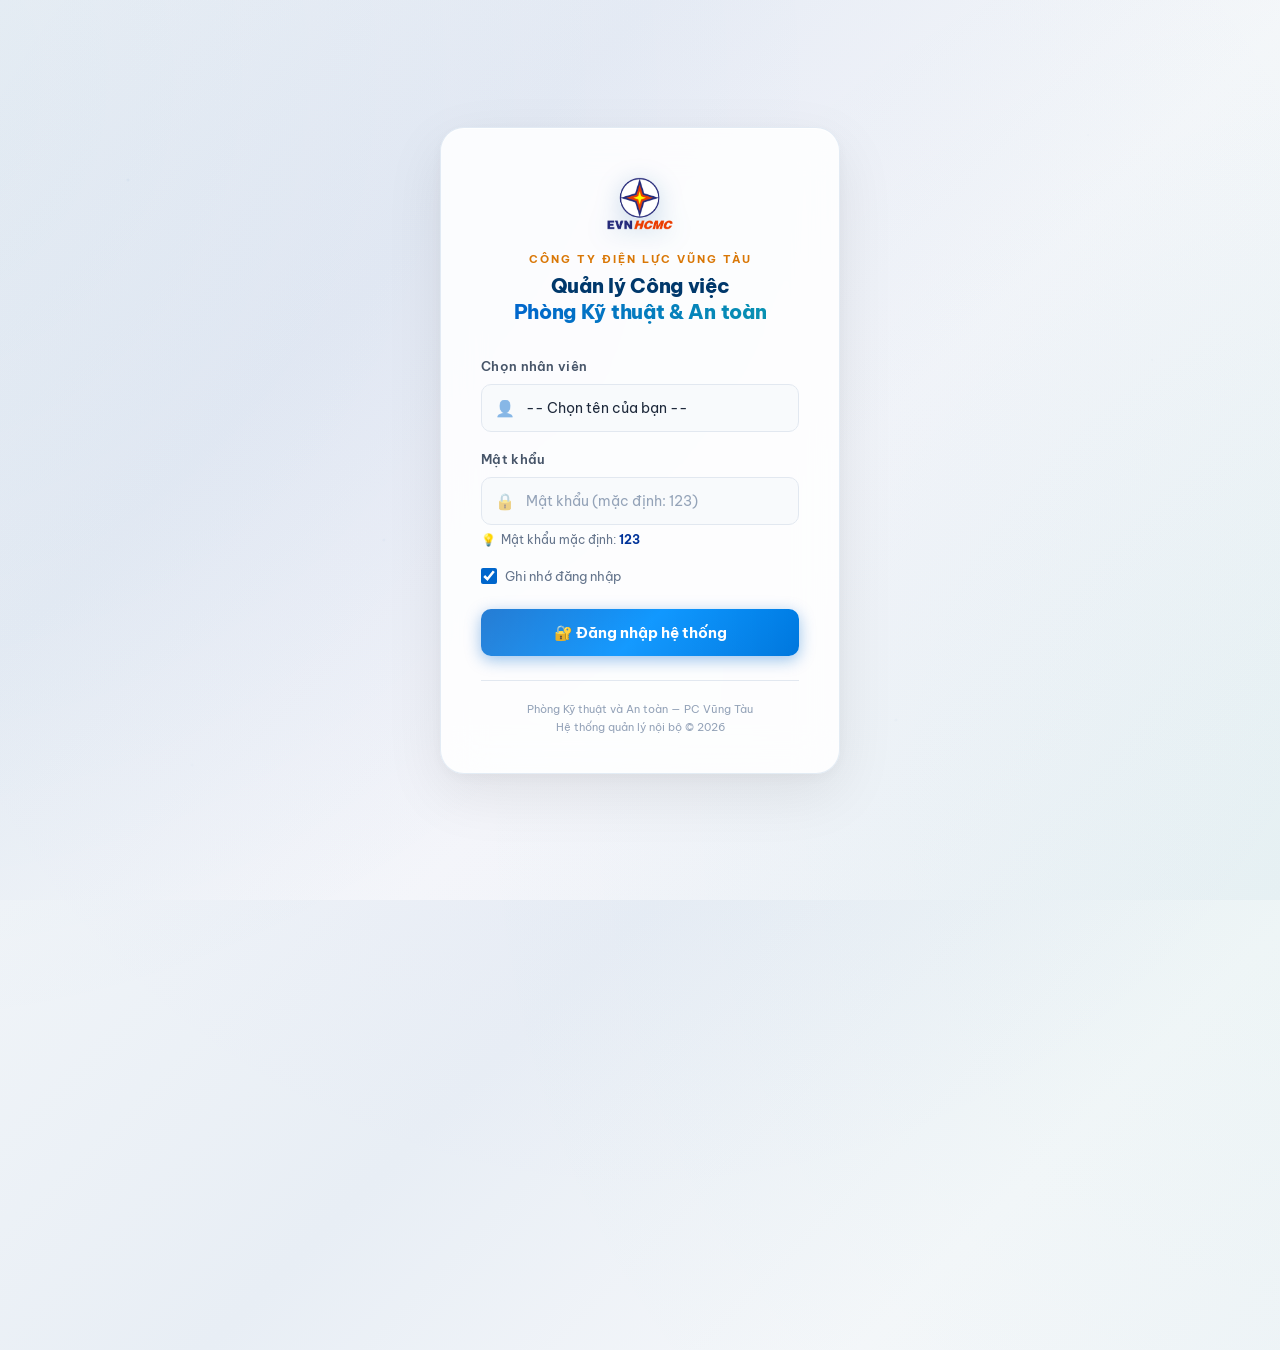
<file: index.html>
<!DOCTYPE html>
<html lang="vi">
<head>
  <meta charset="UTF-8">
  <meta name="viewport" content="width=device-width, initial-scale=1.0">
  <title>Đăng nhập - Quản lý Công việc Phòng KTAT | PC Vũng Tàu</title>
  <meta name="description" content="Hệ thống quản lý và phân công công việc Phòng Kỹ thuật và An toàn - Công ty Điện lực Vũng Tàu (EVNHCMC)">

  <link rel="icon" type="image/png" href="logo.png">
  <link rel="apple-touch-icon" href="logo.png">

  <!-- Google Fonts -->
  <link rel="preconnect" href="https://fonts.googleapis.com">
  <link rel="preconnect" href="https://fonts.gstatic.com" crossorigin>
  <link href="https://fonts.googleapis.com/css2?family=Be+Vietnam+Pro:wght@400;500;600;700;800&display=swap" rel="stylesheet">

  <link rel="stylesheet" href="style.css">
</head>
<body class="login-page login-page-light">

  <div class="login-container">
    <div class="login-card">
      <!-- Brand -->
      <div class="login-brand">
        <img src="logo.png" alt="EVNHCMC" class="login-brand-logo-img">
        <div class="login-brand-subtitle">Công ty Điện lực Vũng Tàu</div>
        <h1 class="login-brand-title">
          Quản lý Công việc<br>
          <span>Phòng Kỹ thuật & An toàn</span>
        </h1>
      </div>


      <!-- Login Form -->
      <form id="loginForm" autocomplete="off">
        <div id="loginError" class="login-error">
          ⚠️ Tên đăng nhập hoặc mật khẩu không đúng!
        </div>

        <div class="login-form-group">
          <label class="login-label" for="loginUsername">Chọn nhân viên</label>
          <div class="login-input-wrap">
            <select id="loginUsername" class="login-input login-select" required>
              <option value="" disabled selected>-- Chọn tên của bạn --</option>
            </select>
            <span class="login-input-icon">👤</span>
          </div>
        </div>

        <div class="login-form-group">
          <label class="login-label" for="loginPassword">Mật khẩu</label>
          <div class="login-input-wrap">
            <input type="password" id="loginPassword" class="login-input" placeholder="Mật khẩu (mặc định: 123)" required>
            <span class="login-input-icon">🔒</span>
          </div>
          <div style="font-size: 12px; color: #64748b; margin-top: 6px; display: flex; align-items: center; gap: 5px; white-space: nowrap;">
            <span>💡</span><span>Mật khẩu mặc định: <strong style="color: #003399; font-weight: 700;">123</strong></span>
          </div>
        </div>

        <label class="login-remember">
          <input type="checkbox" id="loginRemember" checked>
          <span>Ghi nhớ đăng nhập</span>
        </label>

        <button type="submit" class="login-btn" id="loginBtn">
          🔐 Đăng nhập hệ thống
        </button>
      </form>

      <!-- Footer -->
      <div class="login-footer">
        <p class="login-footer-text">
          Phòng Kỹ thuật và An toàn — PC Vũng Tàu<br>
          Hệ thống quản lý nội bộ © 2026
        </p>
      </div>
    </div>
  </div>

  <script src="app_data.js"></script>
  <script>
    (function() {
      'use strict';

      const SESSION_KEY = 'KTAT_USER_SESSION';

      // Check existing session
      const saved = sessionStorage.getItem(SESSION_KEY) || localStorage.getItem(SESSION_KEY);
      if (saved) {
        try {
          const session = JSON.parse(saved);
          if (session && session.empId) {
            window.location.href = 'dashboard.html';
            return;
          }
        } catch(e) {}
      }

      // Background pull latest passwords from Google Sheet
      const CLOUD_URL = 'https://script.google.com/macros/s/AKfycbwBk3G9iV75PzxgWYEz5mZyFVqbWFwqUjdTSYOOtEN8x4SazmeR7EJCZmxPdmSETs-Y4w/exec';
      try {
        fetch(`${CLOUD_URL}?_t=${Date.now()}`)
          .then(r => r.json())
          .then(res => {
            if (res && res.customPasswords && typeof res.customPasswords === 'object') {
              const localPw = JSON.parse(localStorage.getItem('KTAT_CUSTOM_PASSWORDS') || '{}');
              const merged = Object.assign({}, localPw, res.customPasswords);
              localStorage.setItem('KTAT_CUSTOM_PASSWORDS', JSON.stringify(merged));
            }
          }).catch(() => {});
      } catch(e) {}

      // Populate employee dropdown grouped by team
      const selectEl = document.getElementById('loginUsername');
      const accounts = window.KTAT_AUTH_DATA ? window.KTAT_AUTH_DATA.accounts : [];
      const employees = window.INITIAL_APP_DATA ? window.INITIAL_APP_DATA.employees : [];

      const teams = [
        { id: 'BLĐ', label: '🏢 Ban Lãnh đạo Phòng' },
        { id: 'TKT', label: '⚡ Tổ Kỹ thuật' },
        { id: 'TCNTT', label: '💻 Tổ Công nghệ thông tin' }
      ];

      teams.forEach(team => {
        const teamEmps = employees.filter(e => e.team === team.id);
        if (teamEmps.length === 0) return;
        const optgroup = document.createElement('optgroup');
        optgroup.label = team.label;
        teamEmps.forEach(emp => {
          const account = accounts.find(a => a.empId === emp.id);
          if (!account) return;
          const opt = document.createElement('option');
          opt.value = account.username;
          const tag = emp.is_reinforced ? ' (Tăng cường Đội VHLĐ)' : '';
          opt.textContent = `${emp.name} — ${emp.position}${tag}`;
          optgroup.appendChild(opt);
        });
        selectEl.appendChild(optgroup);
      });

      const form = document.getElementById('loginForm');
      const errorBox = document.getElementById('loginError');
      const passwordInput = document.getElementById('loginPassword');
      const rememberCheck = document.getElementById('loginRemember');

      form.addEventListener('submit', function(e) {
        e.preventDefault();
        errorBox.style.display = 'none';

        const username = selectEl.value;
        const password = passwordInput.value.trim();

        if (!username) {
          errorBox.textContent = '⚠️ Vui lòng chọn tên của bạn!';
          errorBox.style.display = 'block';
          return;
        }

        if (!password) {
          errorBox.textContent = '⚠️ Vui lòng nhập mật khẩu!';
          errorBox.style.display = 'block';
          passwordInput.focus();
          return;
        }

        // Check custom passwords first (from password changes)
        let customPasswords = {};
        try { customPasswords = JSON.parse(localStorage.getItem('KTAT_CUSTOM_PASSWORDS') || '{}'); } catch(e) {}

        // Find account by username
        const accountByName = accounts.find(a => a.username === username);
        if (!accountByName) {
          errorBox.textContent = '⚠️ Tài khoản không tồn tại!';
          errorBox.style.display = 'block';
          return;
        }

        // Check password: custom first, then default
        const validPassword = customPasswords[accountByName.empId] || accountByName.password;
        if (password !== validPassword) {
          errorBox.textContent = '⚠️ Mật khẩu không đúng!';
          errorBox.style.display = 'block';
          passwordInput.focus();
          return;
        }

        const account = accountByName;

        // Save session
        const session = {
          empId: account.empId,
          role: account.role,
          username: account.username,
          loginAt: new Date().toISOString()
        };

        sessionStorage.setItem(SESSION_KEY, JSON.stringify(session));
        if (rememberCheck.checked) {
          localStorage.setItem(SESSION_KEY, JSON.stringify(session));
        }

        // Navigate to dashboard
        window.location.href = 'dashboard.html';
      });
    })();
  </script>
</body>
</html>
</file>
<file: style.css>
/* ==========================================================================
   PHÒNG KỸ THUẬT VÀ AN TOÀN - PC VŨNG TÀU
   HỆ THỐNG QUẢN LÝ & PHÂN CÔNG CÔNG VIỆC - STYLESHEET
   ========================================================================== */

:root {
  --primary: #00529b;
  --primary-dark: #00386b;
  --primary-light: #e6f0fa;
  --accent: #0080ff;
  --success: #10b981;
  --success-bg: #ecfdf5;
  --warning: #f59e0b;
  --warning-bg: #fffbeb;
  --danger: #ef4444;
  --danger-bg: #fef2f2;
  --purple: #8b5cf6;
  --purple-bg: #f5f3ff;

  --bg-main: #f4f6f9;
  --bg-card: #ffffff;
  --border-color: #e2e8f0;
  --text-main: #1e293b;
  --text-muted: #64748b;
  --text-light: #94a3b8;

  --shadow-sm: 0 1px 2px 0 rgba(0, 0, 0, 0.05);
  --shadow-md: 0 4px 6px -1px rgba(0, 0, 0, 0.08), 0 2px 4px -1px rgba(0, 0, 0, 0.04);
  --shadow-lg: 0 10px 15px -3px rgba(0, 0, 0, 0.1), 0 4px 6px -2px rgba(0, 0, 0, 0.05);
  --shadow-hover: 0 12px 24px -4px rgba(0, 82, 155, 0.12), 0 4px 8px -2px rgba(0, 0, 0, 0.06);
  --shadow-xl: 0 20px 60px -15px rgba(0, 0, 0, 0.25);

  --radius-sm: 6px;
  --radius-md: 10px;
  --radius-lg: 16px;
  --radius-xl: 24px;
  --radius-full: 9999px;

  --transition: all 0.2s cubic-bezier(0.4, 0, 0.2, 1);
  --header-height: 114px;
}

* {
  box-sizing: border-box;
  margin: 0;
  padding: 0;
}

body {
  font-family: 'Be Vietnam Pro', -apple-system, BlinkMacSystemFont, "Segoe UI", Roboto, sans-serif;
  background-color: var(--bg-main);
  color: var(--text-main);
  line-height: 1.5;
  overflow-x: clip;
  min-height: 100vh;
}

/* ==========================================================================
   LOGIN PAGE
   ========================================================================== */
.login-page {
  min-height: 100vh;
  display: flex;
  align-items: center;
  justify-content: center;
  background: linear-gradient(135deg, #0a1628 0%, #0d2847 25%, #0e3a6e 50%, #0a2d5c 75%, #061a38 100%);
  position: relative;
  overflow: hidden;
}

.login-page::before {
  content: '';
  position: absolute;
  top: -50%;
  left: -50%;
  width: 200%;
  height: 200%;
  background:
    radial-gradient(circle at 20% 30%, rgba(0, 128, 255, 0.08) 0%, transparent 40%),
    radial-gradient(circle at 80% 70%, rgba(16, 185, 129, 0.06) 0%, transparent 40%),
    radial-gradient(circle at 50% 50%, rgba(139, 92, 246, 0.04) 0%, transparent 50%);
  animation: loginBgPulse 15s ease-in-out infinite;
}

@keyframes loginBgPulse {
  0%, 100% { transform: scale(1) rotate(0deg); }
  50% { transform: scale(1.05) rotate(2deg); }
}

/* Floating particles */
.login-page::after {
  content: '';
  position: absolute;
  inset: 0;
  background-image:
    radial-gradient(2px 2px at 10% 20%, rgba(255,255,255,0.15), transparent),
    radial-gradient(2px 2px at 30% 60%, rgba(255,255,255,0.1), transparent),
    radial-gradient(1px 1px at 50% 30%, rgba(255,255,255,0.12), transparent),
    radial-gradient(2px 2px at 70% 80%, rgba(255,255,255,0.08), transparent),
    radial-gradient(1px 1px at 90% 40%, rgba(255,255,255,0.15), transparent),
    radial-gradient(2px 2px at 15% 85%, rgba(255,255,255,0.06), transparent),
    radial-gradient(1px 1px at 85% 15%, rgba(255,255,255,0.1), transparent);
  animation: loginStars 20s linear infinite;
}

@keyframes loginStars {
  0% { transform: translateY(0); }
  100% { transform: translateY(-20px); }
}

.login-container {
  position: relative;
  z-index: 10;
  width: 100%;
  max-width: 440px;
  padding: 20px;
}

.login-card {
  background: rgba(255, 255, 255, 0.06);
  backdrop-filter: blur(24px);
  -webkit-backdrop-filter: blur(24px);
  border: 1px solid rgba(255, 255, 255, 0.12);
  border-radius: var(--radius-xl);
  padding: 44px 40px 36px;
  box-shadow: 0 32px 64px rgba(0, 0, 0, 0.4), inset 0 1px 0 rgba(255,255,255,0.1);
  animation: loginCardIn 0.6s cubic-bezier(0.16, 1, 0.3, 1) both;
}

@keyframes loginCardIn {
  from { opacity: 0; transform: translateY(30px) scale(0.96); }
  to { opacity: 1; transform: translateY(0) scale(1); }
}

.login-brand {
  text-align: center;
  margin-bottom: 32px;
}

.login-brand-logo {
  width: 72px;
  height: 72px;
  margin: 0 auto 16px;
  background: linear-gradient(135deg, #0066cc, #0091ff);
  border-radius: 20px;
  display: flex;
  align-items: center;
  justify-content: center;
  font-size: 32px;
  box-shadow: 0 8px 24px rgba(0, 102, 204, 0.35);
  animation: loginLogoPulse 3s ease-in-out infinite;
}

@keyframes loginLogoPulse {
  0%, 100% { box-shadow: 0 8px 24px rgba(0, 102, 204, 0.35); }
  50% { box-shadow: 0 12px 36px rgba(0, 102, 204, 0.5); }
}

.login-brand-subtitle {
  font-size: 11px;
  font-weight: 700;
  color: rgba(255, 255, 255, 0.5);
  letter-spacing: 2px;
  text-transform: uppercase;
  margin-bottom: 6px;
}

.login-brand-title {
  font-size: 20px;
  font-weight: 800;
  color: #ffffff;
  letter-spacing: -0.3px;
  line-height: 1.3;
}

.login-brand-title span {
  background: linear-gradient(90deg, #60a5fa, #34d399);
  -webkit-background-clip: text;
  -webkit-text-fill-color: transparent;
  background-clip: text;
}

.login-form-group {
  margin-bottom: 18px;
}

.login-label {
  display: block;
  font-size: 12.5px;
  font-weight: 600;
  color: rgba(255, 255, 255, 0.7);
  margin-bottom: 8px;
  letter-spacing: 0.3px;
}

.login-input-wrap {
  position: relative;
}

.login-input-icon {
  position: absolute;
  left: 14px;
  top: 50%;
  transform: translateY(-50%);
  font-size: 16px;
  opacity: 0.5;
  pointer-events: none;
  transition: var(--transition);
}

.login-input {
  width: 100%;
  padding: 14px 16px 14px 44px;
  font-size: 14px;
  font-family: inherit;
  background: rgba(255, 255, 255, 0.07);
  border: 1.5px solid rgba(255, 255, 255, 0.12);
  border-radius: var(--radius-md);
  color: #ffffff;
  outline: none;
  transition: var(--transition);
}

.login-input::placeholder {
  color: rgba(255, 255, 255, 0.3);
}

.login-input:focus {
  background: rgba(255, 255, 255, 0.1);
  border-color: rgba(96, 165, 250, 0.6);
  box-shadow: 0 0 0 4px rgba(96, 165, 250, 0.15);
}

.login-input:focus + .login-input-icon,
.login-input:focus ~ .login-input-icon {
  opacity: 1;
}

/* Select dropdown in login */
.login-select {
  appearance: none;
  -webkit-appearance: none;
  -moz-appearance: none;
  cursor: pointer;
  background-image: url("data:image/svg+xml,%3Csvg xmlns='http://www.w3.org/2000/svg' width='12' height='8' viewBox='0 0 12 8'%3E%3Cpath fill='%2394a3b8' d='M1.41.59L6 5.17 10.59.59 12 2l-6 6-6-6z'/%3E%3C/svg%3E");
  background-repeat: no-repeat;
  background-position: right 14px center;
  padding-right: 36px;
}

.login-select option {
  background: #fff;
  color: #1e293b;
  padding: 8px;
}

.login-select optgroup {
  font-weight: 700;
  color: #0369a1;
  font-size: 13px;
}

.login-remember {
  display: flex;
  align-items: center;
  gap: 8px;
  margin-bottom: 24px;
  cursor: pointer;
}

.login-remember input[type="checkbox"] {
  accent-color: #60a5fa;
  width: 16px;
  height: 16px;
}

.login-remember span {
  font-size: 12.5px;
  color: rgba(255, 255, 255, 0.6);
}

.login-btn {
  width: 100%;
  padding: 14px 20px;
  font-size: 15px;
  font-weight: 700;
  font-family: inherit;
  color: #ffffff;
  background: linear-gradient(135deg, #0066cc 0%, #0091ff 50%, #0077dd 100%);
  border: none;
  border-radius: var(--radius-md);
  cursor: pointer;
  transition: all 0.3s cubic-bezier(0.4, 0, 0.2, 1);
  box-shadow: 0 4px 16px rgba(0, 102, 204, 0.4);
  position: relative;
  overflow: hidden;
}

.login-btn::before {
  content: '';
  position: absolute;
  top: 0;
  left: -100%;
  width: 200%;
  height: 100%;
  background: linear-gradient(90deg, transparent, rgba(255,255,255,0.15), transparent);
  transition: transform 0.5s;
}

.login-btn:hover {
  transform: translateY(-2px);
  box-shadow: 0 8px 24px rgba(0, 102, 204, 0.5);
}

.login-btn:hover::before {
  transform: translateX(50%);
}

.login-btn:active {
  transform: translateY(0);
}

.login-error {
  background: rgba(239, 68, 68, 0.15);
  border: 1px solid rgba(239, 68, 68, 0.3);
  color: #fca5a5;
  padding: 10px 14px;
  border-radius: var(--radius-sm);
  font-size: 13px;
  margin-bottom: 16px;
  display: none;
  animation: shakeX 0.4s ease;
}

@keyframes shakeX {
  0%, 100% { transform: translateX(0); }
  20%, 60% { transform: translateX(-6px); }
  40%, 80% { transform: translateX(6px); }
}

.login-footer {
  text-align: center;
  margin-top: 24px;
  padding-top: 20px;
  border-top: 1px solid rgba(255, 255, 255, 0.08);
}

.login-footer-text {
  font-size: 11px;
  color: rgba(255, 255, 255, 0.35);
  line-height: 1.6;
}

/* Logo image */
.login-brand-logo-img {
  width: 80px;
  height: auto;
  margin: 0 auto 16px;
  display: block;
  filter: drop-shadow(0 4px 12px rgba(0, 82, 155, 0.2));
}

/* ==========================================================================
   LOGIN PAGE - LIGHT THEME
   ========================================================================== */
.login-page-light {
  background: linear-gradient(135deg, #f0f4f8 0%, #e8eef5 30%, #f5f7fa 60%, #edf2f7 100%);
}

.login-page-light::before {
  background:
    radial-gradient(circle at 20% 30%, rgba(0, 82, 155, 0.06) 0%, transparent 40%),
    radial-gradient(circle at 80% 70%, rgba(16, 185, 129, 0.04) 0%, transparent 40%),
    radial-gradient(circle at 50% 50%, rgba(139, 92, 246, 0.03) 0%, transparent 50%);
}

.login-page-light::after {
  background-image:
    radial-gradient(2px 2px at 10% 20%, rgba(0,82,155,0.06), transparent),
    radial-gradient(2px 2px at 30% 60%, rgba(0,82,155,0.04), transparent),
    radial-gradient(1px 1px at 50% 30%, rgba(0,82,155,0.05), transparent),
    radial-gradient(2px 2px at 70% 80%, rgba(0,82,155,0.03), transparent),
    radial-gradient(1px 1px at 90% 40%, rgba(0,82,155,0.06), transparent),
    radial-gradient(2px 2px at 15% 85%, rgba(0,82,155,0.02), transparent),
    radial-gradient(1px 1px at 85% 15%, rgba(0,82,155,0.04), transparent);
}

.login-page-light .login-card {
  background: rgba(255, 255, 255, 0.85);
  backdrop-filter: blur(20px);
  -webkit-backdrop-filter: blur(20px);
  border: 1px solid rgba(0, 82, 155, 0.1);
  box-shadow: 0 20px 60px rgba(0, 0, 0, 0.08), 0 4px 16px rgba(0, 0, 0, 0.04), inset 0 1px 0 rgba(255, 255, 255, 0.8);
}

.login-page-light .login-brand-subtitle {
  color: #d97706;
}

.login-page-light .login-brand-title {
  color: #00386b;
}

.login-page-light .login-brand-title span {
  background: linear-gradient(90deg, #0066cc, #0891b2);
  -webkit-background-clip: text;
  -webkit-text-fill-color: transparent;
  background-clip: text;
}

.login-page-light .login-label {
  color: #475569;
}

.login-page-light .login-input {
  background: #f8fafc;
  border-color: #e2e8f0;
  color: #1e293b;
}

.login-page-light .login-input::placeholder {
  color: #94a3b8;
}

.login-page-light .login-input:focus {
  background: #ffffff;
  border-color: #0066cc;
  box-shadow: 0 0 0 4px rgba(0, 102, 204, 0.12);
}

.login-page-light .login-remember span {
  color: #64748b;
}

.login-page-light .login-remember input[type="checkbox"] {
  accent-color: #0066cc;
}

.login-page-light .login-error {
  background: #fef2f2;
  border-color: #fecaca;
  color: #b91c1c;
}

.login-page-light .login-footer {
  border-top-color: #e2e8f0;
}

.login-page-light .login-footer-text {
  color: #94a3b8;
}

/* ==========================================================================
   APP HEADER
   ========================================================================== */
.app-header {
  background: #ffffff;
  border-bottom: 1px solid var(--border-color);
  position: sticky;
  top: 0;
  z-index: 100;
  box-shadow: var(--shadow-sm);
}

.header-top {
  display: flex;
  align-items: center;
  justify-content: space-between;
  padding: 10px 24px;
  gap: 16px;
}

.brand-section {
  display: flex;
  align-items: center;
  gap: 14px;
}

.brand-logo {
  height: 48px;
  width: auto;
  object-fit: contain;
  border-radius: var(--radius-sm);
}

.brand-titles {
  display: flex;
  flex-direction: column;
}

.brand-subtitle {
  font-size: 11px;
  font-weight: 700;
  color: #d97706;
  letter-spacing: 0.8px;
  text-transform: uppercase;
}

.brand-main-title {
  font-size: 17px;
  font-weight: 800;
  color: var(--primary-dark);
  letter-spacing: -0.2px;
  display: flex;
  align-items: center;
  gap: 8px;
}

.brand-badge {
  background: #eff6ff;
  color: var(--primary);
  font-size: 11px;
  font-weight: 600;
  padding: 2px 8px;
  border-radius: var(--radius-full);
  border: 1px solid #bfdbfe;
}

.user-menu {
  display: flex;
  align-items: center;
  gap: 10px;
  padding: 6px 12px;
  background: #f8fafc;
  border-radius: var(--radius-md);
  border: 1px solid var(--border-color);
}

.user-avatar-small {
  width: 32px;
  height: 32px;
  border-radius: 50%;
  object-fit: cover;
  border: 2px solid white;
  box-shadow: 0 1px 3px rgba(0,0,0,0.1);
}

.user-avatar-fallback-small {
  width: 32px;
  height: 32px;
  border-radius: 50%;
  display: flex;
  align-items: center;
  justify-content: center;
  font-weight: 700;
  font-size: 12px;
  color: white;
  background: linear-gradient(135deg, #0284c7, #0369a1);
  border: 2px solid white;
}

.user-info-small {
  display: flex;
  flex-direction: column;
}

.user-name-small {
  font-size: 12.5px;
  font-weight: 700;
  color: var(--text-main);
}

.user-role-small {
  font-size: 10.5px;
  color: var(--text-muted);
}

.logout-btn {
  padding: 6px 12px;
  font-size: 12px;
  font-weight: 600;
  font-family: inherit;
  color: #ef4444;
  background: #fef2f2;
  border: 1px solid #fecaca;
  border-radius: var(--radius-sm);
  cursor: pointer;
  transition: var(--transition);
  white-space: nowrap;
}

.logout-btn:hover {
  background: #fee2e2;
  color: #dc2626;
}

/* Header Controls & Actions */
.header-actions-row {
  display: flex;
  align-items: center;
  padding: 6px 24px 8px;
  border-top: 1px solid #f1f5f9;
}

.header-actions {
  display: flex;
  align-items: center;
  gap: 10px;
  flex-wrap: wrap;
}

.btn-sm {
  padding: 4px 8px !important;
  font-size: 12px !important;
  min-width: auto !important;
}

.search-box {
  position: relative;
  width: 240px;
}

.search-box input {
  width: 100%;
  padding: 8px 12px 8px 34px;
  font-size: 13px;
  border: 1px solid var(--border-color);
  border-radius: var(--radius-md);
  background: #f8fafc;
  outline: none;
  transition: var(--transition);
  font-family: inherit;
}

.search-box input:focus {
  border-color: var(--accent);
  background: #fff;
  box-shadow: 0 0 0 3px rgba(0, 128, 255, 0.15);
}

.search-icon {
  position: absolute;
  left: 11px;
  top: 50%;
  transform: translateY(-50%);
  color: var(--text-light);
  font-size: 13px;
  pointer-events: none;
}

.search-clear {
  position: absolute;
  right: 10px;
  top: 50%;
  transform: translateY(-50%);
  color: var(--text-light);
  font-size: 14px;
  cursor: pointer;
  display: none;
}

/* Buttons */
.btn {
  display: inline-flex;
  align-items: center;
  justify-content: center;
  gap: 7px;
  padding: 8px 14px;
  font-size: 13px;
  font-weight: 600;
  font-family: inherit;
  border-radius: var(--radius-md);
  border: 1px solid transparent;
  cursor: pointer;
  transition: var(--transition);
  white-space: nowrap;
  user-select: none;
}

.btn-primary {
  background: linear-gradient(135deg, #0066cc, #004b87);
  color: white;
  box-shadow: 0 2px 4px rgba(0, 75, 135, 0.25);
}

.btn-primary:hover {
  background: linear-gradient(135deg, #0077ee, #005a9e);
  box-shadow: 0 4px 8px rgba(0, 75, 135, 0.35);
  transform: translateY(-1px);
}

.btn-success {
  background: #10b981;
  color: white;
}

.btn-success:hover {
  background: #059669;
  transform: translateY(-1px);
}

.btn-outline {
  background: white;
  color: var(--text-main);
  border-color: var(--border-color);
}

.btn-outline:hover {
  background: #f1f5f9;
  border-color: #cbd5e1;
}

.btn-icon {
  padding: 8px;
  border-radius: var(--radius-md);
  background: white;
  border: 1px solid var(--border-color);
  color: var(--text-muted);
}

.btn-icon:hover {
  background: #f1f5f9;
  color: var(--text-main);
}

.btn-sync {
  display: inline-flex;
  align-items: center;
  gap: 7px;
  padding: 7px 12px;
  font-size: 12px;
  font-weight: 600;
  font-family: inherit;
  background: #f8fafc;
  border: 1px solid var(--border-color);
  border-radius: var(--radius-md);
  cursor: pointer;
  transition: var(--transition);
  color: var(--text-muted);
}

.btn-sync:hover {
  background: #f1f5f9;
  border-color: #cbd5e1;
}

/* Sync status dots */
.sync-status-dot {
  width: 8px;
  height: 8px;
  border-radius: 50%;
  flex-shrink: 0;
}

.dot-synced {
  background: #10b981;
  box-shadow: 0 0 6px rgba(16, 185, 129, 0.5);
}

.dot-syncing {
  background: #f59e0b;
  animation: dotPulse 1s infinite;
}

.dot-local {
  background: #64748b;
}

.dot-error {
  background: #ef4444;
}

@keyframes dotPulse {
  0%, 100% { opacity: 1; }
  50% { opacity: 0.4; }
}

/* Header Navigation Bar */
.header-nav {
  display: flex;
  align-items: center;
  justify-content: space-between;
  padding: 0 24px;
  border-top: 1px solid #f1f5f9;
  background: #ffffff;
}

.view-tabs {
  display: flex;
  gap: 4px;
}

.tab-btn {
  display: inline-flex;
  align-items: center;
  gap: 8px;
  padding: 12px 18px;
  font-size: 14px;
  font-weight: 600;
  font-family: inherit;
  color: var(--text-muted);
  border: none;
  background: none;
  border-bottom: 3px solid transparent;
  cursor: pointer;
  transition: var(--transition);
  text-decoration: none;
}

.tab-btn:hover {
  color: var(--primary);
  background: #f8fafc;
}

.tab-btn.active {
  color: var(--primary);
  border-bottom-color: var(--primary);
  background: rgba(0, 82, 155, 0.04);
}

.tab-btn-external {
  color: #0284c7;
}

.tab-btn-external:hover {
  color: #0369a1;
  background: #f0f9ff;
}

.external-link-icon {
  font-size: 11px;
  opacity: 0.7;
  transition: transform 0.2s ease, opacity 0.2s ease;
  display: inline-block;
}

.tab-btn-external:hover .external-link-icon {
  transform: translate(1px, -1px);
  opacity: 1;
}

/* Badge nhân sự tăng cường */
.badge-reinforced {
  display: inline-flex;
  align-items: center;
  gap: 3px;
  font-size: 10.5px;
  font-weight: 700;
  color: #b45309;
  background: #fef3c7;
  border: 1px solid #fde68a;
  padding: 1px 7px;
  border-radius: 999px;
  margin-left: 5px;
  vertical-align: middle;
  line-height: 1.3;
}

.quick-stats {
  display: flex;
  align-items: center;
  gap: 16px;
  font-size: 12px;
  color: var(--text-muted);
}

.stat-pill {
  display: flex;
  align-items: center;
  gap: 6px;
  font-weight: 500;
}

.stat-dot {
  width: 8px;
  height: 8px;
  border-radius: 50%;
}

/* ==========================================================================
   MAIN LAYOUT & APP WRAPPER
   ========================================================================== */
.app-container {
  display: flex;
  min-height: calc(100vh - var(--header-height, 114px));
  position: relative;
  align-items: flex-start;
}

.main-content {
  flex: 1;
  padding: 20px 24px;
  min-width: 0;
  transition: margin-right 0.3s ease;
}

/* ==========================================================================
   DANH SÁCH CHỜ (SIDEBAR)
   ========================================================================== */
.staging-sidebar {
  width: 320px;
  background: #ffffff;
  border-left: 1px solid var(--border-color);
  display: flex;
  flex-direction: column;
  transition: width 0.25s ease, box-shadow 0.2s ease;
  flex-shrink: 0;
  box-shadow: -2px 0 8px rgba(0,0,0,0.03);
  position: -webkit-sticky;
  position: sticky;
  top: var(--header-height, 114px);
  height: calc(100vh - var(--header-height, 114px));
  max-height: calc(100vh - var(--header-height, 114px));
  align-self: flex-start;
  z-index: 40;
}

.staging-sidebar.collapsed {
  width: 0;
  overflow: hidden;
  border-left: none;
  box-shadow: none;
}

.staging-header {
  padding: 16px 18px;
  border-bottom: 1px solid var(--border-color);
  display: flex;
  align-items: center;
  justify-content: space-between;
  background: #f8fafc;
  flex-shrink: 0;
}

.staging-title-wrap {
  display: flex;
  align-items: center;
  gap: 8px;
}

.staging-title {
  font-size: 13px;
  font-weight: 800;
  letter-spacing: 0.5px;
  text-transform: uppercase;
  color: var(--text-main);
}

.staging-counter {
  background: #e2e8f0;
  color: var(--text-main);
  font-size: 11px;
  font-weight: 700;
  padding: 2px 7px;
  border-radius: var(--radius-full);
}

.staging-body {
  padding: 16px;
  flex: 1;
  overflow-y: auto;
  display: flex;
  flex-direction: column;
  gap: 12px;
}

.staging-dropzone {
  min-height: 280px;
  border: 2px dashed #cbd5e1;
  border-radius: var(--radius-md);
  padding: 14px;
  display: flex;
  flex-direction: column;
  gap: 10px;
  transition: var(--transition);
  background: #fbfcfe;
}

.staging-dropzone.drag-over {
  border-color: var(--accent);
  background: #eff6ff;
}

.staging-placeholder {
  margin: auto;
  text-align: center;
  padding: 20px 10px;
  color: var(--text-light);
  font-size: 12px;
  line-height: 1.6;
}

.staging-placeholder-icon {
  font-size: 32px;
  margin-bottom: 8px;
  color: #cbd5e1;
}

/* ==========================================================================
   STAFF VIEW (KANBAN BY EMPLOYEE)
   ========================================================================== */
.staff-view-container {
  display: flex;
  flex-direction: column;
  gap: 28px;
}

.team-group-section {
  display: flex;
  flex-direction: column;
  gap: 14px;
}

.team-group-header {
  display: flex;
  align-items: center;
  justify-content: space-between;
  padding: 10px 16px;
  background: white;
  border-radius: var(--radius-md);
  border: 1px solid var(--border-color);
  box-shadow: var(--shadow-sm);
}

.team-title-wrap {
  display: flex;
  align-items: center;
  gap: 10px;
}

.team-icon {
  width: 32px;
  height: 32px;
  border-radius: 8px;
  display: flex;
  align-items: center;
  justify-content: center;
  font-size: 16px;
}

.team-bld .team-icon { background: #eff6ff; color: #1d4ed8; }
.team-tkt .team-icon { background: #ecfdf5; color: #047857; }
.team-tcntt .team-icon { background: #fff7ed; color: #c2410c; }

.team-name {
  font-size: 15px;
  font-weight: 700;
  color: var(--text-main);
}

.team-stats-badge {
  font-size: 12px;
  color: var(--text-muted);
  background: #f1f5f9;
  padding: 3px 10px;
  border-radius: var(--radius-full);
  font-weight: 500;
}

/* Staff Grid / Columns */
.staff-columns-grid {
  display: grid;
  grid-template-columns: repeat(auto-fill, minmax(295px, 1fr));
  gap: 16px;
  align-items: start;
}

/* Employee Column Card */
.employee-column {
  background: #ffffff;
  border-radius: var(--radius-md);
  border: 1px solid var(--border-color);
  box-shadow: var(--shadow-sm);
  display: flex;
  flex-direction: column;
  min-height: 220px;
  transition: var(--transition);
}

.employee-column:hover {
  border-color: #cbd5e1;
  box-shadow: var(--shadow-md);
}

.employee-header {
  padding: 12px 14px;
  border-bottom: 1px solid #f1f5f9;
  display: flex;
  align-items: center;
  gap: 12px;
  background: #fafafa;
  border-top-left-radius: var(--radius-md);
  border-top-right-radius: var(--radius-md);
}

/* Avatar Styling */
.employee-avatar-wrap {
  position: relative;
  width: 44px;
  height: 44px;
  flex-shrink: 0;
}

.employee-avatar-img {
  width: 100%;
  height: 100%;
  border-radius: 50%;
  object-fit: cover;
  border: 2px solid white;
  box-shadow: 0 2px 4px rgba(0,0,0,0.1);
}

.employee-avatar-fallback {
  width: 100%;
  height: 100%;
  border-radius: 50%;
  display: flex;
  align-items: center;
  justify-content: center;
  font-weight: 700;
  font-size: 15px;
  color: white;
  background: linear-gradient(135deg, #0284c7, #0369a1);
  box-shadow: 0 2px 4px rgba(0,0,0,0.1);
  border: 2px solid white;
}

.employee-info {
  flex: 1;
  min-width: 0;
  display: flex;
  flex-direction: column;
  gap: 3px;
}

.employee-name {
  font-size: 13.5px;
  font-weight: 700;
  color: var(--text-main);
  display: flex;
  align-items: center;
  flex-wrap: wrap;
  gap: 4px;
  line-height: 1.3;
}

.employee-role {
  font-size: 11px;
  color: var(--text-muted);
  white-space: nowrap;
  overflow: hidden;
  text-overflow: ellipsis;
  line-height: 1.3;
}

.employee-task-count {
  background: #f1f5f9;
  color: var(--text-main);
  font-size: 11px;
  font-weight: 700;
  padding: 2px 8px;
  border-radius: var(--radius-full);
  border: 1px solid #e2e8f0;
}

/* Wrapper cho cả 2 badge (số việc + số theo dõi) */
.employee-counts-wrap {
  display: flex;
  flex-direction: column;
  align-items: flex-end;
  gap: 4px;
  flex-shrink: 0;
}

/* Badge "theo dõi" cho lãnh đạo */
.employee-follower-count {
  background: linear-gradient(135deg, #eff6ff, #dbeafe);
  color: #1e40af;
  font-size: 10px;
  font-weight: 600;
  padding: 2px 8px;
  border-radius: var(--radius-full);
  border: 1px solid #93c5fd;
  cursor: pointer;
  transition: var(--transition);
  white-space: nowrap;
}

.employee-follower-count:hover {
  background: linear-gradient(135deg, #dbeafe, #bfdbfe);
  border-color: #60a5fa;
  transform: scale(1.05);
  box-shadow: 0 2px 8px rgba(37, 99, 235, 0.2);
}

/* Nút Mở rộng / Thu gọn ở Staff View */
.staff-expand-btn {
  display: flex;
  align-items: center;
  justify-content: center;
  gap: 6px;
  width: 100%;
  padding: 8px 12px;
  margin-top: 2px;
  border: 1px dashed #cbd5e1;
  border-radius: var(--radius-sm);
  background: linear-gradient(135deg, #f8fafc, #f1f5f9);
  color: var(--accent);
  font-size: 12px;
  font-weight: 600;
  cursor: pointer;
  transition: var(--transition);
}

.staff-expand-btn:hover {
  background: linear-gradient(135deg, #eff6ff, #dbeafe);
  border-color: var(--accent);
  color: #1d4ed8;
}

.staff-expand-btn.expanded {
  border-style: solid;
  border-color: #e2e8f0;
}

.staff-expand-icon {
  font-size: 10px;
  transition: transform 0.2s ease;
}

.staff-expand-count {
  color: var(--text-light);
  font-weight: 500;
}

/* ── Old completed section (việc xong tuần trước) ── */
.old-completed-section {
  margin-top: 6px;
  border-top: 1px dashed #e2e8f0;
  padding-top: 6px;
  display: flex;
  flex-direction: column;
  gap: 8px;
}

.old-completed-toggle {
  background: linear-gradient(135deg, #fef3c7, #fde68a) !important;
  border-color: #fbbf24 !important;
  color: #92400e !important;
}

.old-completed-toggle:hover {
  background: linear-gradient(135deg, #fde68a, #fcd34d) !important;
  border-color: #f59e0b !important;
}

/* ── Week badge on task cards ── */
.task-week-badge {
  font-size: 10px;
  font-weight: 600;
  padding: 1px 6px;
  border-radius: var(--radius-full);
  white-space: nowrap;
}

.twb-current {
  background: #dcfce7;
  color: #166534;
}

.twb-past {
  background: #fef3c7;
  color: #92400e;
}

/* ═══════════════════════════════════════════════════════════════════════
   FOLLOWER TASKS POPUP
   ═══════════════════════════════════════════════════════════════════════ */
.follower-popup-backdrop {
  position: fixed;
  inset: 0;
  background: rgba(15, 23, 42, 0.6);
  backdrop-filter: blur(4px);
  z-index: 1000;
  display: flex;
  align-items: center;
  justify-content: center;
  opacity: 0;
  visibility: hidden;
  transition: opacity 0.2s ease, visibility 0.2s ease;
}

.follower-popup-backdrop.active {
  opacity: 1;
  visibility: visible;
}

.follower-popup-dialog {
  background: #ffffff;
  border-radius: var(--radius-xl);
  box-shadow: 0 25px 50px -12px rgba(0, 0, 0, 0.25);
  width: 90vw;
  max-width: 800px;
  max-height: 80vh;
  display: flex;
  flex-direction: column;
  overflow: hidden;
  animation: slideUpIn 0.25s ease;
}

@keyframes slideUpIn {
  from { transform: translateY(20px); opacity: 0; }
  to { transform: translateY(0); opacity: 1; }
}

.follower-popup-header {
  padding: 18px 24px;
  background: linear-gradient(135deg, #1e40af, #2563eb);
  color: #ffffff;
  position: relative;
}

.follower-popup-header h3 {
  margin: 0;
  font-size: 16px;
  font-weight: 700;
}

.follower-popup-subtitle {
  font-size: 12px;
  opacity: 0.85;
  display: block;
  margin-top: 4px;
}

.follower-popup-close {
  position: absolute;
  top: 14px;
  right: 16px;
  background: rgba(255,255,255,0.2);
  border: none;
  color: #fff;
  width: 32px;
  height: 32px;
  border-radius: 50%;
  font-size: 18px;
  cursor: pointer;
  display: flex;
  align-items: center;
  justify-content: center;
  transition: var(--transition);
}

.follower-popup-close:hover {
  background: rgba(255,255,255,0.35);
}

.follower-popup-body {
  overflow-y: auto;
  padding: 0;
  flex: 1;
}

.follower-popup-table {
  width: 100%;
  border-collapse: collapse;
  font-size: 13px;
}

.follower-popup-table thead {
  position: sticky;
  top: 0;
  z-index: 1;
}

.follower-popup-table th {
  background: #f1f5f9;
  color: var(--text-secondary);
  font-weight: 600;
  text-align: left;
  padding: 10px 14px;
  border-bottom: 2px solid #e2e8f0;
  white-space: nowrap;
  font-size: 12px;
  text-transform: uppercase;
  letter-spacing: 0.3px;
}

.follower-popup-table td {
  padding: 10px 14px;
  border-bottom: 1px solid #f1f5f9;
  color: var(--text-main);
  vertical-align: middle;
}

.follower-popup-table tbody tr:hover {
  background: #f8fafc;
}

.follower-popup-table td:first-child,
.follower-popup-table th:first-child {
  text-align: center;
  width: 40px;
  color: var(--text-light);
}

.follower-popup-task-title {
  font-weight: 600;
  color: var(--text-main);
  max-width: 280px;
}

/* Cột trạng thái không xuống dòng */
.follower-popup-status-cell {
  white-space: nowrap;
}

/* ── Filter dropdowns trong popup header ── */
.fp-filter-th {
  font-size: 11px;
  margin-bottom: 4px;
}

.fp-filter-select {
  width: 100%;
  padding: 4px 6px;
  border: 1px solid #cbd5e1;
  border-radius: var(--radius-sm);
  font-size: 11px;
  background: #fff;
  color: var(--text-main);
  cursor: pointer;
  outline: none;
  transition: var(--transition);
}

.fp-filter-select:focus {
  border-color: var(--accent);
  box-shadow: 0 0 0 2px rgba(37, 99, 235, 0.15);
}

/* ═══════════════════════════════════════════════════════════════════════
   DASHBOARD WEEKLY SECTIONS
   ═══════════════════════════════════════════════════════════════════════ */
.dashboard-week-section {
  margin-bottom: 12px;
  border: 1px solid #e2e8f0;
  border-radius: var(--radius-lg);
  overflow: hidden;
  background: #fff;
}

.dashboard-week-header {
  display: flex;
  align-items: center;
  justify-content: space-between;
  padding: 14px 20px;
  cursor: pointer;
  background: linear-gradient(135deg, #f8fafc, #f1f5f9);
  border-bottom: 1px solid transparent;
  transition: var(--transition);
  gap: 12px;
}

.dashboard-week-header:hover {
  background: linear-gradient(135deg, #eff6ff, #e0ecff);
}

.dw-header-left {
  display: flex;
  align-items: center;
  gap: 10px;
  flex: 1;
  min-width: 0;
}

.dw-expand-icon {
  font-size: 14px;
  color: var(--text-secondary);
  width: 16px;
  flex-shrink: 0;
}

.dw-week-icon {
  font-size: 16px;
  flex-shrink: 0;
}

.dw-week-title {
  margin: 0;
  font-size: 14px;
  font-weight: 600;
  color: var(--text-main);
  white-space: nowrap;
  overflow: hidden;
  text-overflow: ellipsis;
}

.dw-week-tag {
  font-size: 10.5px;
  font-weight: 600;
  padding: 2px 8px;
  border-radius: var(--radius-full);
  white-space: nowrap;
  flex-shrink: 0;
}

.dw-tag-current {
  background: #dcfce7;
  color: #166534;
}

.dw-tag-past {
  background: #f1f5f9;
  color: #64748b;
}

.dw-header-right {
  display: flex;
  align-items: center;
  gap: 8px;
  flex-shrink: 0;
}

.dw-stat-pill {
  font-size: 11px;
  font-weight: 600;
  padding: 3px 10px;
  border-radius: var(--radius-full);
  white-space: nowrap;
}

.dw-pill-total { background: #eff6ff; color: #1e40af; }
.dw-pill-done { background: #dcfce7; color: #166534; }
.dw-pill-doing { background: #fef3c7; color: #92400e; }

.dashboard-week-body {
  padding: 16px 20px;
  border-top: 1px solid #e2e8f0;
  transition: max-height 0.3s ease, padding 0.2s ease, opacity 0.2s ease;
}

.dashboard-week-body.collapsed {
  display: none;
}

/* ═══════════════════════════════════════════════════════════════════════
   REPORT WEEK FRAMES & BADGES
   ═══════════════════════════════════════════════════════════════════════ */
.report-week-frame {
  margin-bottom: 12px;
  border: 1px solid #e2e8f0;
  border-radius: var(--radius-md);
  overflow: hidden;
  background: #fafbfc;
}

.report-week-frame-header {
  display: flex;
  align-items: center;
  gap: 8px;
  padding: 8px 14px;
  background: linear-gradient(135deg, #f8fafc, #f1f5f9);
  border-bottom: 1px solid #e2e8f0;
}

.report-week-frame-icon {
  font-size: 13px;
}

.report-week-frame-label {
  font-size: 12px;
  font-weight: 700;
  color: var(--text-secondary);
  text-transform: uppercase;
  letter-spacing: 0.3px;
}

.report-week-frame-tag {
  font-size: 10.5px;
  font-weight: 600;
  padding: 2px 8px;
  border-radius: var(--radius-full);
  margin-left: auto;
}

.rwf-tag-current { background: #dcfce7; color: #166534; }
.rwf-tag-past { background: #fef3c7; color: #92400e; }

.report-week-frame-body {
  padding: 8px;
  display: flex;
  flex-direction: column;
  gap: 8px;
}

/* Badge tuần trên mỗi task */
.report-week-badge {
  font-size: 10.5px !important;
  font-weight: 600 !important;
}

.rwb-current {
  background: #dcfce7 !important;
  color: #166534 !important;
  border-color: #86efac !important;
}

.rwb-past {
  background: #fef3c7 !important;
  color: #92400e !important;
  border-color: #fcd34d !important;
}

/* Dropzone inside employee card */
.employee-tasks-dropzone {
  padding: 10px;
  min-height: 120px;
  flex: 1;
  display: flex;
  flex-direction: column;
  gap: 8px;
  transition: var(--transition);
}

.employee-tasks-dropzone.drag-over {
  background: #eff6ff;
  outline: 2px dashed var(--accent);
  outline-offset: -4px;
}

.empty-task-placeholder {
  text-align: center;
  padding: 24px 10px;
  color: var(--text-light);
  font-size: 12px;
  border: 1px dashed #e2e8f0;
  border-radius: var(--radius-sm);
  background: #fafbfc;
  margin: auto 0;
}

/* ==========================================================================
   TASK CARDS
   ========================================================================== */
.task-card {
  background: #ffffff;
  border: 1px solid #e2e8f0;
  border-radius: var(--radius-md);
  padding: 12px 14px;
  box-shadow: 0 1px 3px rgba(0,0,0,0.05);
  cursor: grab;
  transition: var(--transition);
  position: relative;
  display: flex;
  flex-direction: column;
  gap: 8px;
  user-select: none;
}

.task-card.no-drag {
  cursor: default;
}

.task-card:hover {
  box-shadow: var(--shadow-md);
  border-color: #cbd5e1;
  transform: translateY(-1px);
}

.task-card:active {
  cursor: grabbing;
}

.task-card.dragging {
  opacity: 0.4;
  transform: scale(0.98);
}

.task-title {
  font-size: 13px;
  font-weight: 700;
  color: var(--text-main);
  line-height: 1.45;
}

.task-sub-assigned-box {
  background: #f0fdf4;
  border: 1px solid #bbf7d0;
  border-radius: var(--radius-sm);
  padding: 6px 9px;
  font-size: 11.5px;
  color: #166534;
  line-height: 1.4;
}

.task-sub-assigned-box strong {
  color: #15803d;
}

/* Detail toggle button & Expandable container */
.task-detail-toggle-btn {
  display: inline-flex;
  align-items: center;
  gap: 5px;
  font-size: 11.5px;
  font-weight: 600;
  color: #0284c7;
  cursor: pointer;
  padding: 3px 8px;
  border-radius: 4px;
  background: #f0f9ff;
  border: 1px solid #e0f2fe;
  width: fit-content;
  transition: var(--transition);
  font-family: inherit;
}

.task-detail-toggle-btn:hover {
  background: #e0f2fe;
  color: #0369a1;
}

.task-detail-toggle-btn .toggle-arrow {
  font-size: 10px;
  transition: transform 0.2s ease;
}

.task-detail-expandable {
  background: #f8fafc;
  border: 1px solid #e2e8f0;
  border-radius: var(--radius-sm);
  padding: 9px 11px;
  font-size: 11.5px;
  color: #334155;
  line-height: 1.5;
  white-space: pre-line;
}

.task-card-footer {
  display: flex;
  align-items: center;
  justify-content: space-between;
  padding-top: 8px;
  border-top: 1px solid #f1f5f9;
  gap: 6px;
  font-size: 11px;
}

.task-deadline {
  display: inline-flex;
  align-items: center;
  gap: 4px;
  color: #b91c1c;
  font-weight: 600;
  background: #fef2f2;
  padding: 2px 7px;
  border-radius: 4px;
  border: 1px solid #fee2e2;
  font-size: 11px;
}

.task-follower {
  color: var(--text-muted);
  font-size: 11px;
  display: inline-flex;
  align-items: center;
  gap: 4px;
}

.task-status-chip {
  display: inline-flex;
  align-items: center;
  gap: 4px;
  padding: 2px 8px;
  border-radius: var(--radius-full);
  font-size: 10.5px;
  font-weight: 600;
}

.task-status-completed {
  background: #ecfdf5;
  color: #047857;
}

.task-status-inprogress {
  background: #eff6ff;
  color: #1d4ed8;
}

/* Assignees chips */
.task-assignees-list {
  display: flex;
  flex-wrap: wrap;
  gap: 5px;
}

.assignee-chip {
  display: inline-flex;
  align-items: center;
  gap: 5px;
  padding: 2px 8px;
  background: #f1f5f9;
  border: 1px solid #e2e8f0;
  border-radius: var(--radius-full);
  font-size: 11px;
  font-weight: 500;
}

.assignee-chip-mini-photo {
  width: 18px;
  height: 18px;
  border-radius: 50%;
  object-fit: cover;
}

.assignee-chip-mini-avatar {
  width: 18px;
  height: 18px;
  border-radius: 50%;
  background: linear-gradient(135deg, #0284c7, #0369a1);
  color: white;
  font-size: 8px;
  font-weight: 700;
  display: inline-flex;
  align-items: center;
  justify-content: center;
}

.assignee-chip-name {
  font-size: 11px;
  font-weight: 600;
  color: var(--text-main);
}

/* ==========================================================================
   CATEGORY VIEW (KANBAN BY CATEGORY)
   ========================================================================== */
.category-view-grid {
  display: grid;
  grid-template-columns: repeat(auto-fill, minmax(360px, 1fr));
  gap: 20px;
  align-items: start;
}

.category-card {
  background: #ffffff;
  border-radius: var(--radius-md);
  border: 1px solid var(--border-color);
  box-shadow: var(--shadow-sm);
  display: flex;
  flex-direction: column;
  min-height: 320px;
  transition: var(--transition);
}

.category-card:hover {
  box-shadow: var(--shadow-md);
}

.category-header {
  padding: 12px 16px;
  display: flex;
  align-items: center;
  justify-content: space-between;
  border-bottom: 1px solid var(--border-color);
  border-top-left-radius: var(--radius-md);
  border-top-right-radius: var(--radius-md);
}

.category-header-title {
  display: flex;
  align-items: center;
  gap: 8px;
  font-size: 14px;
  font-weight: 700;
}

.category-badge-count {
  font-size: 12px;
  font-weight: 600;
  padding: 2px 8px;
  border-radius: var(--radius-full);
  background: rgba(255,255,255,0.6);
}

.category-tasks-dropzone {
  padding: 12px;
  flex: 1;
  display: flex;
  flex-direction: column;
  gap: 10px;
  min-height: 200px;
  transition: var(--transition);
}

.category-tasks-dropzone.drag-over {
  background: #eff6ff;
  outline: 2px dashed var(--accent);
  outline-offset: -4px;
}

/* ── Category View Container ── */
.category-view-container {
  display: flex;
  flex-direction: column;
  gap: 24px;
}

/* ── Category Filter Bar ── */
.cat-filter-bar {
  display: flex;
  flex-wrap: wrap;
  gap: 8px;
  padding: 14px 18px;
  background: #fff;
  border-radius: var(--radius-lg);
  border: 1px solid var(--border-color);
  box-shadow: var(--shadow-sm);
  position: sticky;
  top: 0;
  z-index: 10;
}

.cat-filter-pill {
  display: inline-flex;
  align-items: center;
  gap: 6px;
  padding: 7px 14px;
  border: 1px solid var(--border-color);
  border-radius: var(--radius-full);
  background: #fff;
  color: var(--text-muted);
  font-size: 13px;
  font-weight: 500;
  cursor: pointer;
  transition: var(--transition);
  white-space: nowrap;
}

.cat-filter-pill:hover {
  background: var(--primary-light);
  color: var(--primary);
  border-color: var(--primary);
}

.cat-filter-pill.active {
  background: var(--primary);
  color: #fff;
  border-color: var(--primary);
  box-shadow: 0 2px 8px rgba(0, 82, 155, 0.25);
}

.cat-filter-pill.active .cat-filter-count {
  background: rgba(255,255,255,0.25);
  color: #fff;
}

.cat-filter-count {
  font-size: 11px;
  font-weight: 700;
  padding: 1px 7px;
  border-radius: var(--radius-full);
  background: var(--bg-main);
  color: var(--text-muted);
}

/* Color-coded filter pills */
.cat-filter-a.active { background: #2563eb; border-color: #2563eb; }
.cat-filter-b.active { background: #7c3aed; border-color: #7c3aed; }
.cat-filter-c.active { background: #0d9488; border-color: #0d9488; }
.cat-filter-d.active { background: #d97706; border-color: #d97706; }
.cat-filter-e.active { background: #4f46e5; border-color: #4f46e5; }
.cat-filter-f.active { background: #e11d48; border-color: #e11d48; }

/* ── Section Block ── */
.cat-section-block {
  display: flex;
  flex-direction: column;
  gap: 14px;
}

.cat-section-header {
  display: flex;
  align-items: center;
  justify-content: space-between;
  padding: 10px 16px;
  border-radius: var(--radius-md);
  border-left: 4px solid var(--primary);
  background: linear-gradient(135deg, var(--primary-light) 0%, #fff 100%);
}

.cat-section-a { border-left-color: #2563eb; background: linear-gradient(135deg, #eff6ff 0%, #fff 100%); }
.cat-section-b { border-left-color: #7c3aed; background: linear-gradient(135deg, #f5f3ff 0%, #fff 100%); }
.cat-section-c { border-left-color: #0d9488; background: linear-gradient(135deg, #f0fdfa 0%, #fff 100%); }
.cat-section-d { border-left-color: #d97706; background: linear-gradient(135deg, #fffbeb 0%, #fff 100%); }
.cat-section-e { border-left-color: #4f46e5; background: linear-gradient(135deg, #eef2ff 0%, #fff 100%); }
.cat-section-f { border-left-color: #e11d48; background: linear-gradient(135deg, #fff1f2 0%, #fff 100%); }

.cat-section-title-wrap {
  display: flex;
  align-items: center;
  gap: 8px;
}

.cat-section-icon {
  font-size: 20px;
}

.cat-section-title {
  font-size: 15px;
  font-weight: 700;
  color: var(--text-main);
}

.cat-section-stats {
  font-size: 12px;
  font-weight: 600;
  color: var(--text-muted);
  padding: 3px 10px;
  border-radius: var(--radius-full);
  background: rgba(255,255,255,0.7);
  border: 1px solid var(--border-color);
}

/* ── Follower Row ── */
.cat-follower-row {
  display: flex;
  align-items: center;
  gap: 5px;
  padding: 6px 16px;
  font-size: 12px;
  color: var(--text-muted);
  border-bottom: 1px solid var(--border-color);
  background: #fafbfc;
}

.cat-follower-icon {
  font-size: 13px;
}

.cat-follower-text {
  font-weight: 500;
}

/* ── Expand/Collapse Button ── */
.cat-expand-btn {
  display: flex;
  align-items: center;
  justify-content: center;
  gap: 6px;
  width: 100%;
  padding: 8px 12px;
  border: 1px dashed var(--border-color);
  border-radius: var(--radius-sm);
  background: var(--bg-main);
  color: var(--text-muted);
  font-size: 12.5px;
  font-weight: 600;
  cursor: pointer;
  transition: var(--transition);
}

.cat-expand-btn:hover {
  background: var(--primary-light);
  color: var(--primary);
  border-color: var(--primary);
}

.cat-expand-btn.expanded {
  background: #fff;
  border-style: solid;
  color: var(--text-muted);
}

.cat-expand-btn.expanded:hover {
  color: var(--danger);
  border-color: var(--danger);
  background: var(--danger-bg);
}

.cat-expand-icon {
  font-size: 10px;
  transition: transform 0.2s ease;
}

.cat-expand-count {
  font-weight: 700;
  color: var(--primary);
}

/* ==========================================================================
   DASHBOARD VIEW
   ========================================================================== */
.dashboard-container {
  display: flex;
  flex-direction: column;
  gap: 24px;
}

.dashboard-kpi-row {
  display: grid;
  grid-template-columns: repeat(auto-fit, minmax(200px, 1fr));
  gap: 16px;
}

.kpi-card {
  background: #ffffff;
  border-radius: var(--radius-md);
  border: 1px solid var(--border-color);
  padding: 18px 20px;
  display: flex;
  align-items: center;
  justify-content: space-between;
  box-shadow: var(--shadow-sm);
  transition: var(--transition);
}

.kpi-card:hover {
  box-shadow: var(--shadow-md);
  transform: translateY(-2px);
}

.kpi-info {
  display: flex;
  flex-direction: column;
  gap: 2px;
}

.kpi-label {
  font-size: 12px;
  color: var(--text-muted);
  font-weight: 500;
}

.kpi-value {
  font-size: 28px;
  font-weight: 800;
  color: var(--text-main);
  line-height: 1.2;
}

.kpi-subtext {
  font-size: 11px;
  color: var(--text-light);
}

.kpi-icon-wrap {
  font-size: 32px;
  opacity: 0.6;
}

.kpi-blue { border-left: 4px solid #3b82f6; }
.kpi-amber { border-left: 4px solid #f59e0b; }
.kpi-green { border-left: 4px solid #10b981; }
.kpi-purple { border-left: 4px solid #8b5cf6; }

.dashboard-grid-2col {
  display: grid;
  grid-template-columns: 1fr 1fr;
  gap: 20px;
  align-items: start;
}

.dashboard-panel {
  background: #ffffff;
  border-radius: var(--radius-md);
  border: 1px solid var(--border-color);
  box-shadow: var(--shadow-sm);
  overflow: hidden;
}

.panel-header {
  padding: 16px 20px;
  border-bottom: 1px solid var(--border-color);
  display: flex;
  align-items: center;
  justify-content: space-between;
  background: #fafafa;
}

.panel-title {
  font-size: 14px;
  font-weight: 700;
  color: var(--text-main);
}

/* Workload bars */
.workload-chart-list {
  padding: 12px 16px;
  display: flex;
  flex-direction: column;
  gap: 10px;
}

.workload-bar-item {
  display: flex;
  align-items: center;
  gap: 10px;
  padding: 6px 0;
}

.workload-avatar-wrap {
  width: 32px;
  height: 32px;
  flex-shrink: 0;
}

.workload-avatar-img {
  width: 100%;
  height: 100%;
  border-radius: 50%;
  object-fit: cover;
}

.workload-avatar-fallback {
  width: 100%;
  height: 100%;
  border-radius: 50%;
  display: flex;
  align-items: center;
  justify-content: center;
  font-weight: 700;
  font-size: 11px;
  color: white;
  background: linear-gradient(135deg, #0284c7, #0369a1);
}

.workload-staff-info {
  min-width: 100px;
  max-width: 130px;
}

.workload-staff-name {
  font-size: 12px;
  font-weight: 700;
  color: var(--text-main);
  display: block;
  white-space: nowrap;
  overflow: hidden;
  text-overflow: ellipsis;
}

.workload-sub-row {
  display: flex;
  align-items: center;
  gap: 4px;
}

.workload-role-text {
  font-size: 10.5px;
  color: var(--text-muted);
  white-space: nowrap;
  overflow: hidden;
  text-overflow: ellipsis;
}

.workload-track {
  flex: 1;
  height: 20px;
  background: #f1f5f9;
  border-radius: var(--radius-full);
  overflow: hidden;
}

.workload-fill {
  height: 100%;
  background: linear-gradient(90deg, #3b82f6, #06b6d4);
  border-radius: var(--radius-full);
  display: flex;
  align-items: center;
  justify-content: center;
  font-size: 10px;
  font-weight: 700;
  color: white;
  min-width: 24px;
  transition: width 0.5s ease;
}

.workload-count {
  font-size: 11px;
  font-weight: 600;
  color: var(--text-muted);
  min-width: 48px;
  text-align: right;
}

/* Category stats */
.category-stat-list {
  padding: 12px 16px;
  display: flex;
  flex-direction: column;
  gap: 6px;
}

.category-stat-item {
  display: flex;
  align-items: center;
  justify-content: space-between;
  padding: 8px 12px;
  border-left: 3px solid #e2e8f0;
  border-radius: 0 var(--radius-sm) var(--radius-sm) 0;
  background: #fafafa;
  transition: var(--transition);
}

.category-stat-item:hover {
  background: #f1f5f9;
}

.category-stat-name {
  font-size: 12.5px;
  font-weight: 600;
  color: var(--text-main);
}

.category-stat-count {
  font-size: 12px;
  font-weight: 700;
  color: var(--text-muted);
}

/* ==========================================================================
   EMPLOYEE PERSONAL VIEW
   ========================================================================== */
.employee-personal-container {
  display: flex;
  flex-direction: column;
  gap: 24px;
  max-width: 960px;
  margin: 0 auto;
}

.personal-welcome-card {
  background: linear-gradient(135deg, #0066cc 0%, #0091ff 50%, #0077dd 100%);
  border-radius: var(--radius-lg);
  padding: 28px 32px;
  color: white;
  display: flex;
  align-items: center;
  gap: 20px;
  box-shadow: 0 8px 24px rgba(0, 102, 204, 0.25);
}

.personal-welcome-avatar {
  width: 64px;
  height: 64px;
  border-radius: 50%;
  border: 3px solid rgba(255,255,255,0.3);
  object-fit: cover;
}

.personal-welcome-avatar-fallback {
  width: 64px;
  height: 64px;
  border-radius: 50%;
  display: flex;
  align-items: center;
  justify-content: center;
  font-size: 22px;
  font-weight: 800;
  color: #0066cc;
  background: white;
  border: 3px solid rgba(255,255,255,0.3);
}

.personal-welcome-info h2 {
  font-size: 20px;
  font-weight: 800;
  margin-bottom: 4px;
}

.personal-welcome-info p {
  font-size: 13px;
  opacity: 0.85;
}

.personal-stats-row {
  display: flex;
  gap: 12px;
  margin-top: 12px;
}

.personal-stat-item {
  background: rgba(255,255,255,0.15);
  border-radius: var(--radius-sm);
  padding: 6px 14px;
  font-size: 12px;
  font-weight: 600;
}

.personal-stat-item strong {
  font-size: 16px;
  display: block;
  margin-bottom: 2px;
}

/* Self-input task form */
.self-input-section {
  background: #ffffff;
  border-radius: var(--radius-md);
  border: 1px solid var(--border-color);
  box-shadow: var(--shadow-sm);
  overflow: hidden;
}

.self-input-header {
  padding: 14px 20px;
  background: #f0fdf4;
  border-bottom: 1px solid #bbf7d0;
  display: flex;
  align-items: center;
  gap: 10px;
}

.self-input-header h3 {
  font-size: 14px;
  font-weight: 700;
  color: #166534;
}

.self-input-body {
  padding: 20px;
}

.self-input-row {
  display: grid;
  grid-template-columns: 1fr auto;
  gap: 12px;
  align-items: end;
}

.self-input-fields {
  display: flex;
  flex-direction: column;
  gap: 12px;
}

.self-input-fields .form-group {
  margin-bottom: 0;
}

/* Personal task panels */
.personal-tasks-grid {
  display: grid;
  grid-template-columns: 1fr 1fr;
  gap: 20px;
}

.personal-task-panel {
  background: #ffffff;
  border-radius: var(--radius-md);
  border: 1px solid var(--border-color);
  box-shadow: var(--shadow-sm);
  overflow: hidden;
}

.personal-panel-header {
  padding: 14px 20px;
  border-bottom: 1px solid var(--border-color);
  display: flex;
  align-items: center;
  justify-content: space-between;
}

.personal-panel-header.assigned {
  background: #eff6ff;
  border-bottom-color: #bfdbfe;
}

.personal-panel-header.completed {
  background: #ecfdf5;
  border-bottom-color: #a7f3d0;
}

.personal-panel-header.self-added {
  background: #faf5ff;
  border-bottom-color: #e9d5ff;
}

.personal-panel-title {
  font-size: 14px;
  font-weight: 700;
  display: flex;
  align-items: center;
  gap: 8px;
}

.personal-panel-count {
  font-size: 11px;
  font-weight: 700;
  padding: 2px 8px;
  border-radius: var(--radius-full);
  background: rgba(0,0,0,0.06);
}

.personal-tasks-list {
  padding: 12px;
  display: flex;
  flex-direction: column;
  gap: 8px;
  min-height: 120px;
}

.personal-task-item {
  padding: 12px 14px;
  border: 1px solid #e2e8f0;
  border-radius: var(--radius-md);
  transition: var(--transition);
  display: flex;
  flex-direction: column;
  gap: 6px;
}

.personal-task-item:hover {
  box-shadow: var(--shadow-sm);
  border-color: #cbd5e1;
}

.personal-task-title {
  font-size: 13px;
  font-weight: 700;
  color: var(--text-main);
  line-height: 1.4;
}

.personal-task-meta {
  display: flex;
  align-items: center;
  gap: 8px;
  flex-wrap: wrap;
}

.personal-task-tag {
  font-size: 10.5px;
  padding: 2px 8px;
  border-radius: var(--radius-full);
  font-weight: 600;
}

.tag-category {
  background: #eff6ff;
  color: #1d4ed8;
  border: 1px solid #bfdbfe;
}

.tag-deadline {
  background: #fef2f2;
  color: #b91c1c;
  border: 1px solid #fecaca;
}

.tag-self {
  background: #faf5ff;
  color: #7c3aed;
  border: 1px solid #e9d5ff;
}

.personal-task-actions {
  display: flex;
  gap: 6px;
  margin-top: 4px;
}

.personal-task-actions .btn {
  padding: 4px 10px;
  font-size: 11px;
}

.empty-personal-placeholder {
  text-align: center;
  padding: 30px 16px;
  color: var(--text-light);
  font-size: 12.5px;
}

.empty-personal-placeholder .empty-icon {
  font-size: 36px;
  margin-bottom: 8px;
  display: block;
}

/* ==========================================================================
   MODAL
   ========================================================================== */
.modal-backdrop {
  display: none;
  position: fixed;
  inset: 0;
  background: rgba(0, 0, 0, 0.5);
  backdrop-filter: blur(4px);
  z-index: 1000;
  align-items: center;
  justify-content: center;
  padding: 20px;
}

.modal-backdrop.active {
  display: flex;
}

.modal-dialog {
  background: #ffffff;
  border-radius: var(--radius-lg);
  box-shadow: var(--shadow-xl);
  width: 100%;
  max-width: 580px;
  max-height: 90vh;
  overflow-y: auto;
  animation: modalIn 0.25s cubic-bezier(0.16, 1, 0.3, 1);
}

@keyframes modalIn {
  from { opacity: 0; transform: scale(0.95) translateY(10px); }
  to { opacity: 1; transform: scale(1) translateY(0); }
}

.modal-header {
  padding: 18px 24px;
  border-bottom: 1px solid var(--border-color);
  display: flex;
  align-items: center;
  justify-content: space-between;
}

.modal-title {
  font-size: 16px;
  font-weight: 700;
}

.modal-close-btn {
  width: 32px;
  height: 32px;
  border: none;
  background: #f1f5f9;
  border-radius: 50%;
  font-size: 18px;
  cursor: pointer;
  color: var(--text-muted);
  transition: var(--transition);
  display: flex;
  align-items: center;
  justify-content: center;
}

.modal-close-btn:hover {
  background: #e2e8f0;
  color: var(--text-main);
}

.modal-body {
  padding: 20px 24px;
}

.modal-footer {
  padding: 16px 24px;
  border-top: 1px solid var(--border-color);
  display: flex;
  align-items: center;
  justify-content: flex-end;
  gap: 10px;
}

/* Form */
.form-group {
  margin-bottom: 16px;
}

.form-label {
  display: block;
  font-size: 12.5px;
  font-weight: 600;
  color: var(--text-main);
  margin-bottom: 6px;
}

.form-control {
  width: 100%;
  padding: 10px 12px;
  font-size: 13px;
  font-family: inherit;
  border: 1px solid var(--border-color);
  border-radius: var(--radius-sm);
  background: #ffffff;
  color: var(--text-main);
  outline: none;
  transition: var(--transition);
}

.form-control:focus {
  border-color: var(--accent);
  box-shadow: 0 0 0 3px rgba(0, 128, 255, 0.12);
}

.form-hint {
  font-size: 11px;
  color: var(--text-light);
  margin-top: 4px;
  display: block;
}

.required {
  color: #ef4444;
}

.form-row-2 {
  display: grid;
  grid-template-columns: 1fr 1fr;
  gap: 14px;
}

/* Sync Modal */
.sync-modal-dialog {
  max-width: 520px;
}

.sync-status-card {
  padding: 16px;
  border-radius: var(--radius-md);
  display: flex;
  align-items: flex-start;
  gap: 14px;
  margin-bottom: 16px;
}

.sync-status-card.status-synced {
  background: #ecfdf5;
  border: 1px solid #a7f3d0;
}

.sync-status-card.status-syncing {
  background: #fffbeb;
  border: 1px solid #fde68a;
}

.sync-status-card.status-local {
  background: #f8fafc;
  border: 1px solid #e2e8f0;
}

.sync-status-icon {
  font-size: 28px;
  flex-shrink: 0;
}

.sync-status-info h4 {
  font-size: 14px;
  font-weight: 700;
  color: var(--text-main);
  margin-bottom: 4px;
}

.sync-status-info p {
  font-size: 12px;
  color: var(--text-muted);
  line-height: 1.5;
}

.sync-info-box {
  background: #f8fafc;
  border: 1px solid var(--border-color);
  border-radius: var(--radius-md);
  padding: 12px 16px;
}

.sync-info-row {
  display: flex;
  align-items: center;
  gap: 8px;
  padding: 6px 0;
  border-bottom: 1px solid #f1f5f9;
  font-size: 12.5px;
}

.sync-info-row:last-child {
  border-bottom: none;
}

.sync-info-label {
  color: var(--text-muted);
  min-width: 130px;
}

/* ==========================================================================
   TOAST
   ========================================================================== */
.toast-container {
  position: fixed;
  top: 20px;
  right: 20px;
  z-index: 10000;
  display: flex;
  flex-direction: column;
  gap: 10px;
}

.toast {
  padding: 12px 20px;
  border-radius: var(--radius-md);
  font-size: 13px;
  font-weight: 500;
  box-shadow: var(--shadow-lg);
  transform: translateX(120%);
  transition: transform 0.3s cubic-bezier(0.16, 1, 0.3, 1);
  max-width: 380px;
}

.toast.show {
  transform: translateX(0);
}

.toast-success {
  background: #ecfdf5;
  color: #047857;
  border: 1px solid #a7f3d0;
}

.toast-info {
  background: #eff6ff;
  color: #1d4ed8;
  border: 1px solid #bfdbfe;
}

.toast-warning {
  background: #fffbeb;
  color: #92400e;
  border: 1px solid #fde68a;
}

.toast-error {
  background: #fef2f2;
  color: #b91c1c;
  border: 1px solid #fecaca;
}

/* ==========================================================================
   WEEKLY PRODUCTIVITY REPORT VIEW
   ========================================================================== */
.report-view-container {
  max-width: 1320px;
  margin: 0 auto;
  padding: 8px 0 40px;
  display: flex;
  flex-direction: column;
  gap: 20px;
  animation: fadeIn 0.25s ease-out;
}

/* Header & Navigation Bar */
.report-header-bar {
  background: #ffffff;
  border: 1px solid #e2e8f0;
  border-radius: var(--radius-lg);
  padding: 18px 24px;
  box-shadow: 0 1px 4px rgba(0,0,0,0.04);
  display: flex;
  justify-content: space-between;
  align-items: center;
  flex-wrap: wrap;
  gap: 16px;
}

.report-title-block {
  display: flex;
  align-items: center;
  gap: 14px;
}

.report-title-icon {
  width: 44px;
  height: 44px;
  border-radius: 12px;
  background: linear-gradient(135deg, #0284c7, #00529b);
  color: white;
  display: flex;
  align-items: center;
  justify-content: center;
  font-size: 22px;
  box-shadow: 0 4px 10px rgba(0, 82, 155, 0.2);
  flex-shrink: 0;
}

.report-main-title {
  font-size: 18px;
  font-weight: 800;
  color: #0f172a;
  margin: 0 0 3px;
  letter-spacing: -0.3px;
}

.report-subtitle {
  font-size: 12.5px;
  color: var(--text-muted);
  margin: 0;
}

.report-nav-controls {
  display: flex;
  align-items: center;
  flex-wrap: wrap;
  gap: 12px;
}

.week-nav-group {
  display: flex;
  align-items: center;
  background: #f8fafc;
  border: 1px solid #cbd5e1;
  border-radius: var(--radius-md);
  padding: 4px;
  gap: 6px;
}

.btn-week-nav {
  padding: 6px 12px;
  font-size: 12px;
  font-weight: 700;
  background: #ffffff;
  border: 1px solid #e2e8f0;
  border-radius: var(--radius-sm);
  cursor: pointer;
  color: var(--text-main);
  transition: var(--transition);
}

.btn-week-nav:hover {
  background: #00529b;
  color: #ffffff;
  border-color: #00529b;
}

.week-badge-display {
  display: flex;
  align-items: center;
  gap: 8px;
  padding: 4px 12px;
  font-size: 13px;
  font-weight: 700;
  color: #1e293b;
}

.week-badge-tag {
  font-size: 10.5px;
  font-weight: 700;
  padding: 2px 7px;
  border-radius: 999px;
  background: #dbeafe;
  color: #1d4ed8;
  border: 1px solid #bfdbfe;
}

.week-badge-tag.tag-past {
  background: #f1f5f9;
  color: #64748b;
  border-color: #e2e8f0;
}

.report-scope-toggle {
  display: inline-flex;
  background: #f1f5f9;
  border-radius: var(--radius-md);
  padding: 3px;
  border: 1px solid #e2e8f0;
}

.scope-btn {
  padding: 6px 14px;
  font-size: 12.5px;
  font-weight: 600;
  border: none;
  background: transparent;
  color: var(--text-muted);
  border-radius: var(--radius-sm);
  cursor: pointer;
  transition: var(--transition);
}

.scope-btn.active {
  background: #ffffff;
  color: #00529b;
  font-weight: 700;
  box-shadow: 0 1px 3px rgba(0,0,0,0.1);
}

/* KPI Summary Grid */
.report-kpi-grid {
  display: grid;
  grid-template-columns: repeat(auto-fit, minmax(200px, 1fr));
  gap: 16px;
}

.report-kpi-card {
  background: #ffffff;
  border: 1px solid #e2e8f0;
  border-radius: var(--radius-lg);
  padding: 16px 20px;
  display: flex;
  align-items: center;
  justify-content: space-between;
  box-shadow: 0 1px 3px rgba(0,0,0,0.03);
  position: relative;
  overflow: hidden;
  transition: var(--transition);
}

.report-kpi-card:hover {
  transform: translateY(-2px);
  box-shadow: 0 4px 12px rgba(0,0,0,0.06);
}

.report-kpi-card::before {
  content: '';
  position: absolute;
  top: 0;
  left: 0;
  width: 4px;
  height: 100%;
}

.report-kpi-card.kpi-total::before { background: #3b82f6; }
.report-kpi-card.kpi-completed::before { background: #10b981; }
.report-kpi-card.kpi-inprogress::before { background: #f59e0b; }
.report-kpi-card.kpi-rate::before { background: #8b5cf6; }

.report-kpi-info {
  display: flex;
  flex-direction: column;
  gap: 2px;
}

.report-kpi-label {
  font-size: 12px;
  font-weight: 600;
  color: var(--text-muted);
  text-transform: uppercase;
  letter-spacing: 0.4px;
}

.report-kpi-value {
  font-size: 26px;
  font-weight: 800;
  color: #0f172a;
  line-height: 1.2;
}

.report-kpi-subtext {
  font-size: 11.5px;
  color: var(--text-light);
}

.report-kpi-icon {
  font-size: 28px;
  opacity: 0.85;
}

/* Toolbar & Filters (Leader) */
.report-toolbar {
  background: #ffffff;
  border: 1px solid #e2e8f0;
  border-radius: var(--radius-lg);
  padding: 12px 18px;
  display: flex;
  align-items: center;
  justify-content: space-between;
  flex-wrap: wrap;
  gap: 12px;
}

.report-team-filters {
  display: flex;
  align-items: center;
  flex-wrap: wrap;
  gap: 6px;
}

.report-team-btn {
  padding: 6px 14px;
  font-size: 12.5px;
  font-weight: 600;
  border: 1px solid #e2e8f0;
  border-radius: var(--radius-full);
  background: #f8fafc;
  color: var(--text-main);
  cursor: pointer;
  transition: var(--transition);
}

.report-team-btn:hover {
  background: #e2e8f0;
}

.report-team-btn.active {
  background: #00529b;
  color: #ffffff;
  border-color: #00529b;
  box-shadow: 0 2px 6px rgba(0, 82, 155, 0.25);
}

.report-search-input {
  padding: 7px 14px;
  font-size: 12.5px;
  border: 1px solid #cbd5e1;
  border-radius: var(--radius-md);
  width: 220px;
  outline: none;
  transition: var(--transition);
}

.report-search-input:focus {
  border-color: var(--primary);
  box-shadow: 0 0 0 3px rgba(0, 82, 155, 0.12);
}

/* Staff Report Cards in Leader View */
.report-staff-card {
  background: #ffffff;
  border: 1px solid #e2e8f0;
  border-radius: var(--radius-lg);
  box-shadow: 0 1px 3px rgba(0,0,0,0.03);
  overflow: hidden;
  transition: var(--transition);
}

.report-staff-card:hover {
  border-color: #cbd5e1;
  box-shadow: 0 3px 8px rgba(0,0,0,0.05);
}

.report-staff-header {
  padding: 14px 20px;
  display: flex;
  align-items: center;
  justify-content: space-between;
  flex-wrap: wrap;
  gap: 14px;
  cursor: pointer;
  user-select: none;
  background: #ffffff;
  transition: background 0.15s ease;
}

.report-staff-header:hover {
  background: #f8fafc;
}

.report-staff-profile {
  display: flex;
  align-items: center;
  gap: 12px;
  min-width: 260px;
}

.report-staff-avatar {
  width: 42px;
  height: 42px;
  border-radius: 50%;
  object-fit: cover;
  border: 2px solid white;
  box-shadow: 0 2px 4px rgba(0,0,0,0.1);
  flex-shrink: 0;
}

.report-staff-avatar-fallback {
  width: 42px;
  height: 42px;
  border-radius: 50%;
  background: linear-gradient(135deg, #0284c7, #00529b);
  color: white;
  display: flex;
  align-items: center;
  justify-content: center;
  font-weight: 700;
  font-size: 14px;
  flex-shrink: 0;
}

.report-staff-meta {
  display: flex;
  flex-direction: column;
}

.report-staff-name {
  font-size: 14px;
  font-weight: 700;
  color: #0f172a;
}

.report-staff-role {
  font-size: 11.5px;
  color: var(--text-muted);
  display: flex;
  align-items: center;
  gap: 6px;
}

.report-badge-team {
  font-size: 10.5px;
  font-weight: 600;
  padding: 1px 6px;
  border-radius: 4px;
  background: #f1f5f9;
  color: #475569;
}

.report-staff-metrics {
  display: flex;
  align-items: center;
  gap: 14px;
  flex-wrap: wrap;
}

.report-metric-pill {
  display: inline-flex;
  align-items: center;
  gap: 5px;
  font-size: 12px;
  font-weight: 700;
  padding: 4px 10px;
  border-radius: var(--radius-full);
}

.metric-pill-green {
  background: #ecfdf5;
  color: #059669;
  border: 1px solid #a7f3d0;
}

.metric-pill-amber {
  background: #fffbeb;
  color: #d97706;
  border: 1px solid #fde68a;
}

.metric-pill-blue {
  background: #eff6ff;
  color: #2563eb;
  border: 1px solid #bfdbfe;
}

.report-meter-wrap {
  display: flex;
  align-items: center;
  gap: 8px;
  width: 140px;
}

.report-meter-bar {
  flex: 1;
  height: 8px;
  background: #e2e8f0;
  border-radius: 999px;
  overflow: hidden;
}

.report-meter-fill {
  height: 100%;
  border-radius: 999px;
  transition: width 0.4s ease;
}

.report-meter-pct {
  font-size: 12px;
  font-weight: 700;
  min-width: 38px;
  text-align: right;
}

.report-toggle-arrow {
  font-size: 12px;
  color: #64748b;
  padding: 4px 8px;
  border-radius: 4px;
  background: #f1f5f9;
}

/* Expanded Staff Body */
.report-staff-body {
  border-top: 1px solid #e2e8f0;
  padding: 16px 20px 20px;
  background: #fafbfc;
  display: grid;
  grid-template-columns: 1fr 1fr;
  gap: 16px;
}

/* Personal Sections Grid (Staff View & Expanded Leader View) */
.report-sections-grid {
  display: grid;
  grid-template-columns: 1fr 1fr;
  gap: 20px;
}

.report-column {
  background: #ffffff;
  border: 1px solid #e2e8f0;
  border-radius: var(--radius-lg);
  overflow: hidden;
  box-shadow: 0 1px 3px rgba(0,0,0,0.03);
  display: flex;
  flex-direction: column;
}

.report-col-header {
  padding: 14px 18px;
  display: flex;
  align-items: center;
  justify-content: space-between;
  border-bottom: 1px solid #e2e8f0;
}

.report-col-completed .report-col-header {
  background: #f0fdf4;
  border-bottom-color: #bbf7d0;
}

.report-col-inprogress .report-col-header {
  background: #fffbeb;
  border-bottom-color: #fde68a;
}

.report-col-title-wrap {
  display: flex;
  align-items: center;
  gap: 8px;
}

.report-col-title {
  font-size: 14px;
  font-weight: 700;
  margin: 0;
}

.report-col-completed .report-col-title { color: #166534; }
.report-col-inprogress .report-col-title { color: #92400e; }

.report-col-badge {
  font-size: 11.5px;
  font-weight: 700;
  padding: 3px 9px;
  border-radius: var(--radius-full);
}

.report-col-badge.badge-green {
  background: #15803d;
  color: #ffffff;
}

.report-col-badge.badge-amber {
  background: #d97706;
  color: #ffffff;
}

.report-tasks-list {
  padding: 14px;
  display: flex;
  flex-direction: column;
  gap: 10px;
  min-height: 120px;
}

/* Task Item in Report */
.report-task-item {
  background: #ffffff;
  border: 1px solid #e2e8f0;
  border-radius: var(--radius-md);
  padding: 12px 14px;
  box-shadow: 0 1px 2px rgba(0,0,0,0.03);
  display: flex;
  flex-direction: column;
  gap: 6px;
  transition: var(--transition);
}

.report-task-item:hover {
  border-color: #cbd5e1;
  box-shadow: 0 2px 6px rgba(0,0,0,0.06);
}

.report-task-item.completed-item {
  border-left: 4px solid #10b981;
}

.report-task-item.inprogress-item {
  border-left: 4px solid #f59e0b;
}

.report-task-title {
  font-size: 13.5px;
  font-weight: 700;
  color: #1e293b;
  line-height: 1.4;
}

.report-task-detail {
  font-size: 12px;
  color: #64748b;
  line-height: 1.4;
  white-space: pre-wrap;
  background: #f8fafc;
  padding: 6px 10px;
  border-radius: 6px;
  border-left: 2px solid #cbd5e1;
}

.report-task-meta {
  display: flex;
  align-items: center;
  flex-wrap: wrap;
  gap: 6px;
  margin-top: 2px;
}

.report-task-tag {
  font-size: 10.5px;
  font-weight: 600;
  padding: 2px 7px;
  border-radius: 4px;
  border: 1px solid transparent;
}

.report-tag-cat {
  background: #f1f5f9;
  color: #334155;
  border-color: #e2e8f0;
}

.report-tag-deadline {
  background: #fef2f2;
  color: #b91c1c;
  border-color: #fecaca;
}

.report-tag-completed {
  background: #ecfdf5;
  color: #047857;
  border-color: #a7f3d0;
}

.report-task-actions {
  display: flex;
  align-items: center;
  justify-content: flex-end;
  gap: 8px;
  margin-top: 4px;
}

.btn-report-action {
  padding: 5px 12px;
  font-size: 11.5px;
  font-weight: 700;
  border-radius: var(--radius-sm);
  cursor: pointer;
  border: none;
  transition: var(--transition);
}

.btn-report-complete {
  background: #10b981;
  color: white;
}
.btn-report-complete:hover {
  background: #059669;
}

.btn-report-reopen {
  background: #f1f5f9;
  color: #475569;
  border: 1px solid #cbd5e1;
}
.btn-report-reopen:hover {
  background: #e2e8f0;
}

.report-empty-placeholder {
  text-align: center;
  padding: 28px 16px;
  color: #94a3b8;
  font-size: 12.5px;
  background: #f8fafc;
  border: 1px dashed #e2e8f0;
  border-radius: var(--radius-md);
  margin: auto 0;
}

/* Print Styles */
@media print {
  .app-header,
  .staging-sidebar,
  .report-nav-controls button,
  .report-toolbar button,
  .btn-report-action,
  .quick-stats {
    display: none !important;
  }
  .app-container {
    padding: 0 !important;
  }
  .report-view-container {
    max-width: 100% !important;
    padding: 0 !important;
  }
  .report-staff-body {
    display: grid !important;
  }
}

/* ==========================================================================
   RESPONSIVE & MOBILE OPTIMIZATION
   ========================================================================== */
@media (max-width: 1024px) {
  .dashboard-grid-2col {
    grid-template-columns: 1fr;
  }
  .personal-tasks-grid {
    grid-template-columns: 1fr;
  }
  .report-sections-grid {
    grid-template-columns: 1fr;
  }
  .report-staff-body {
    grid-template-columns: 1fr;
  }
}

@media (max-width: 768px) {
  :root {
    --header-height: auto;
  }

  /* ── Mobile Header ── */
  .header-top {
    flex-wrap: wrap;
    padding: 8px 12px;
    gap: 8px;
  }

  .brand-section {
    gap: 8px;
    flex: 1;
    min-width: 0;
  }

  .brand-logo {
    width: 32px;
    height: 32px;
    flex-shrink: 0;
  }

  .brand-titles {
    min-width: 0;
    overflow: hidden;
  }

  .brand-subtitle {
    font-size: 8.5px;
    letter-spacing: 0.5px;
    white-space: nowrap;
    overflow: hidden;
    text-overflow: ellipsis;
    display: block;
  }

  .brand-main-title {
    font-size: 12px;
    line-height: 1.25;
    white-space: nowrap;
    overflow: hidden;
    text-overflow: ellipsis;
  }

  .brand-badge {
    display: none;
  }

  .user-menu {
    gap: 6px;
    flex-shrink: 0;
  }

  .user-info-small {
    display: none; /* Ẩn tên dài trên mobile để tiết kiệm diện tích, avatar và nút vẫn đầy đủ */
  }

  .logout-btn {
    padding: 5px 10px;
    font-size: 11px;
    min-height: 34px;
  }

  #changePasswordBtn {
    padding: 5px 8px;
    font-size: 12px;
    min-height: 34px;
  }

  /* ── Header Actions Row ── */
  .header-actions-row {
    padding: 6px 12px 8px;
  }

  .header-actions {
    gap: 6px;
    width: 100%;
    flex-wrap: wrap;
  }

  .search-box {
    width: 100%;
    min-height: 38px;
  }

  .search-box input {
    font-size: 14px;
  }

  .header-actions .btn {
    padding: 7px 10px;
    font-size: 11.5px;
    flex: 1 1 auto;
    justify-content: center;
    min-height: 38px;
  }

  /* ── Nav Tabs: Vuốt ngang mượt mà trên điện thoại ── */
  .header-nav {
    flex-direction: column;
    align-items: stretch;
    gap: 6px;
    padding: 4px 12px 8px;
  }

  .view-tabs {
    overflow-x: auto;
    flex-wrap: nowrap;
    -webkit-overflow-scrolling: touch;
    scrollbar-width: none;
    padding-bottom: 3px;
    gap: 5px;
    width: 100%;
  }

  .view-tabs::-webkit-scrollbar {
    display: none;
  }

  .tab-btn {
    padding: 7px 12px;
    font-size: 12px;
    white-space: nowrap;
    flex-shrink: 0;
    min-height: 36px;
    border-radius: var(--radius-sm);
  }

  /* ── Quick Stats: Cuộn ngang gọn gàng ── */
  .quick-stats {
    overflow-x: auto;
    flex-wrap: nowrap;
    -webkit-overflow-scrolling: touch;
    scrollbar-width: none;
    gap: 6px;
    padding: 2px 0;
    width: 100%;
  }

  .quick-stats::-webkit-scrollbar {
    display: none;
  }

  .stat-pill {
    font-size: 11px;
    padding: 4px 9px;
    white-space: nowrap;
    flex-shrink: 0;
  }

  /* ── Main Content Container ── */
  .main-content {
    padding: 12px 10px 30px;
  }

  /* ── Category Filter Bar: Vuốt ngang chọn nhóm A, B, C, D, E, F ── */
  .cat-filter-bar {
    overflow-x: auto;
    flex-wrap: nowrap;
    -webkit-overflow-scrolling: touch;
    scrollbar-width: none;
    padding: 8px 10px;
    gap: 6px;
    margin: -4px -6px 12px;
    border-radius: var(--radius-md);
  }

  .cat-filter-bar::-webkit-scrollbar {
    display: none;
  }

  .cat-filter-pill {
    padding: 6px 11px;
    font-size: 12px;
    flex-shrink: 0;
    white-space: nowrap;
  }

  .category-view-grid {
    grid-template-columns: 1fr;
    gap: 14px;
  }

  .category-card {
    min-height: auto;
  }

  .category-header {
    padding: 10px 12px;
  }

  .category-header-title {
    font-size: 13px;
  }

  /* ── Personal View (Nhân viên tự nhập việc trên điện thoại) ── */
  .employee-personal-container {
    padding: 0;
    gap: 14px;
  }

  .personal-welcome-card {
    padding: 14px 12px;
    border-radius: var(--radius-md);
    gap: 10px;
  }

  .personal-welcome-avatar,
  .personal-welcome-avatar-fallback {
    width: 44px;
    height: 44px;
    font-size: 15px;
  }

  .personal-welcome-info h2 {
    font-size: 15px;
    margin-bottom: 2px;
  }

  .personal-welcome-info p {
    font-size: 11.5px;
  }

  .personal-stats-row {
    gap: 6px;
    margin-top: 8px;
    display: grid;
    grid-template-columns: 1fr 1fr 1fr;
  }

  .personal-stat-item {
    padding: 6px 8px;
    font-size: 11px;
    text-align: center;
  }

  .self-input-section {
    border-radius: var(--radius-md);
  }

  .self-input-header {
    padding: 10px 14px;
  }

  .self-input-header h3 {
    font-size: 13.5px;
  }

  .self-input-body {
    padding: 12px;
  }

  /* Chống iOS tự động phóng to (zoom in) màn hình khi chạm vào ô input */
  .form-control,
  input[type="text"],
  input[type="password"],
  select.form-control,
  textarea.form-control {
    font-size: 16px !important;
    padding: 10px 12px;
    border-radius: 8px;
  }

  .form-row-2 {
    grid-template-columns: 1fr;
    gap: 10px;
  }

  #selfTaskSubmitBtn {
    min-height: 46px;
    font-size: 14px;
    font-weight: 700;
    border-radius: 8px;
    margin-top: 4px;
  }

  .personal-tasks-grid {
    grid-template-columns: 1fr;
    gap: 12px;
  }

  .personal-task-panel {
    border-radius: var(--radius-md);
  }

  .personal-panel-header {
    padding: 10px 14px;
  }

  .personal-task-item {
    padding: 12px 14px;
  }

  .personal-task-title {
    font-size: 13.5px;
  }

  .personal-task-actions {
    flex-wrap: wrap;
  }

  .personal-task-actions .btn {
    flex: 1 1 auto;
    justify-content: center;
    min-height: 36px;
    font-size: 12px;
  }

  /* ── Task Cards on Mobile ── */
  .task-card {
    padding: 12px 14px;
    border-radius: var(--radius-md);
  }

  .task-title {
    font-size: 13.5px;
  }

  .task-card-footer {
    flex-wrap: wrap;
    gap: 6px;
  }

  .task-card-footer > div {
    display: flex;
    flex-wrap: wrap;
    gap: 4px;
  }

  .task-detail-toggle-btn {
    padding: 5px 10px;
    font-size: 11.5px;
    min-height: 30px;
  }

  .task-detail-expandable {
    font-size: 12px;
    padding: 8px 10px;
  }

  /* ── Sidebar (Danh sách chờ) on Mobile: ẩn hoàn toàn vì kéo thả không khả dụng trên cảm ứng ── */
  .staging-sidebar {
    display: none !important;
  }

  #toggleSidebarBtn {
    display: none !important;
  }

  /* ── Staff View on Mobile ── */
  .staff-columns-grid {
    grid-template-columns: 1fr;
    gap: 12px;
  }

  .employee-column {
    border-radius: var(--radius-md);
  }

  .team-group-header {
    padding: 10px 14px;
    flex-wrap: wrap;
    gap: 8px;
  }

  /* ── Follower Popup on Mobile: Bottom Sheet ── */
  .follower-popup-backdrop {
    padding: 0;
    align-items: flex-end;
  }

  .follower-popup-dialog {
    width: 100%;
    max-width: 100%;
    max-height: 85vh;
    border-bottom-left-radius: 0;
    border-bottom-right-radius: 0;
    border-top-left-radius: var(--radius-xl);
    border-top-right-radius: var(--radius-xl);
    animation: mobileModalSlideUp 0.25s cubic-bezier(0.16, 1, 0.3, 1);
  }

  .follower-popup-header {
    padding: 14px 18px;
  }

  .follower-popup-header h3 {
    font-size: 14px;
    padding-right: 32px;
  }

  .follower-popup-table {
    font-size: 12px;
  }

  .follower-popup-table th,
  .follower-popup-table td {
    padding: 8px 10px;
  }

  .follower-popup-task-title {
    max-width: 160px;
    word-break: break-word;
  }

  /* ── Employee header counts on mobile ── */
  .employee-counts-wrap {
    gap: 3px;
  }

  .employee-follower-count {
    font-size: 9px;
    padding: 1px 6px;
  }

  /* ── Dashboard Weekly Sections on Mobile ── */
  .dashboard-week-header {
    padding: 10px 14px;
    gap: 8px;
    flex-wrap: wrap;
  }

  .dw-header-left {
    gap: 6px;
  }

  .dw-week-title {
    font-size: 12px;
  }

  .dw-header-right {
    gap: 4px;
    flex-wrap: wrap;
  }

  .dw-stat-pill {
    font-size: 10px;
    padding: 2px 6px;
  }

  .dashboard-week-body {
    padding: 12px;
  }

  /* ── Report Week Frames on Mobile ── */
  .report-week-frame-header {
    padding: 6px 10px;
  }

  .report-week-frame-label {
    font-size: 11px;
  }

  .report-week-frame-body {
    padding: 6px;
  }

  /* ── Modals on Mobile: Bottom Sheet kiểu App ── */
  .modal-backdrop {
    padding: 0;
    align-items: flex-end;
  }

  .modal-dialog {
    max-width: 100%;
    width: 100%;
    max-height: 90vh;
    border-bottom-left-radius: 0;
    border-bottom-right-radius: 0;
    border-top-left-radius: var(--radius-xl);
    border-top-right-radius: var(--radius-xl);
    animation: mobileModalSlideUp 0.25s cubic-bezier(0.16, 1, 0.3, 1);
  }

  @keyframes mobileModalSlideUp {
    from { transform: translateY(100%); }
    to { transform: translateY(0); }
  }

  .modal-header {
    padding: 14px 18px;
  }

  .modal-title {
    font-size: 15px;
  }

  .modal-body {
    padding: 16px 18px;
  }

  .modal-footer {
    padding: 12px 18px 20px;
    flex-direction: column-reverse;
    gap: 8px;
  }

  .modal-footer .btn {
    width: 100%;
    justify-content: center;
    min-height: 42px;
    font-size: 13.5px;
  }

  /* ── Toast on Mobile ── */
  .toast-container {
    top: auto;
    bottom: 20px;
    left: 12px;
    right: 12px;
    align-items: center;
  }

  .toast {
    max-width: 100%;
    width: 100%;
    padding: 12px 16px;
    font-size: 12.5px;
    transform: translateY(120%);
    box-shadow: 0 8px 24px rgba(0, 0, 0, 0.2);
  }

  .toast.show {
    transform: translateY(0);
  }

  /* ── Report View on Mobile ── */
  .report-view-container {
    padding: 4px 0 30px;
    gap: 14px;
  }

  .report-header-bar {
    padding: 14px 16px;
    border-radius: var(--radius-md);
    gap: 12px;
    flex-direction: column;
    align-items: flex-start;
  }

  .report-title-block {
    gap: 10px;
  }

  .report-title-icon {
    width: 36px;
    height: 36px;
    font-size: 18px;
  }

  .report-main-title {
    font-size: 15px;
  }

  .report-subtitle {
    font-size: 11.5px;
  }

  .report-nav-controls {
    width: 100%;
    flex-direction: column;
    align-items: stretch;
    gap: 8px;
  }

  .week-nav-group {
    width: 100%;
    justify-content: space-between;
  }

  .report-scope-toggle {
    width: 100%;
    display: flex;
  }

  .report-scope-toggle .scope-btn {
    flex: 1;
    text-align: center;
  }

  .report-kpi-grid {
    grid-template-columns: 1fr 1fr;
    gap: 10px;
  }

  .report-kpi-card {
    padding: 12px 14px;
  }

  .report-kpi-value {
    font-size: 20px;
  }

  .report-toolbar {
    flex-direction: column;
    gap: 10px;
  }

  .report-team-filters {
    overflow-x: auto;
    flex-wrap: nowrap;
    -webkit-overflow-scrolling: touch;
    scrollbar-width: none;
    width: 100%;
    padding-bottom: 3px;
  }

  .report-team-filters::-webkit-scrollbar {
    display: none;
  }

  .report-team-btn {
    white-space: nowrap;
    flex-shrink: 0;
    padding: 6px 11px;
    font-size: 11.5px;
  }

  .report-staff-header {
    padding: 12px 14px;
    flex-direction: column;
    align-items: flex-start;
    gap: 10px;
  }

  .report-staff-profile {
    min-width: 0;
    width: 100%;
  }

  .report-staff-metrics {
    width: 100%;
    justify-content: flex-start;
    gap: 6px;
    flex-wrap: wrap;
  }

  .report-staff-body {
    padding: 12px 14px;
    gap: 12px;
  }
}

/* ── Màn hình rất nhỏ (< 400px như iPhone SE / Galaxy Mini) ── */
@media (max-width: 400px) {
  .brand-logo {
    width: 28px;
    height: 28px;
  }

  .brand-main-title {
    font-size: 11px;
  }

  .report-kpi-grid {
    grid-template-columns: 1fr;
  }

  .personal-stats-row {
    grid-template-columns: 1fr;
  }
}

/* ── Trang Đăng nhập trên điện thoại ── */
@media (max-width: 480px) {
  .login-container {
    padding: 12px;
  }

  .login-card {
    padding: 28px 18px 24px;
    border-radius: var(--radius-lg);
  }

  .login-brand-logo {
    width: 56px;
    height: 56px;
    font-size: 26px;
    margin-bottom: 12px;
  }

  .login-brand-title {
    font-size: 17px;
  }

  .login-btn {
    min-height: 46px;
    font-size: 14px;
  }
}
</file>
